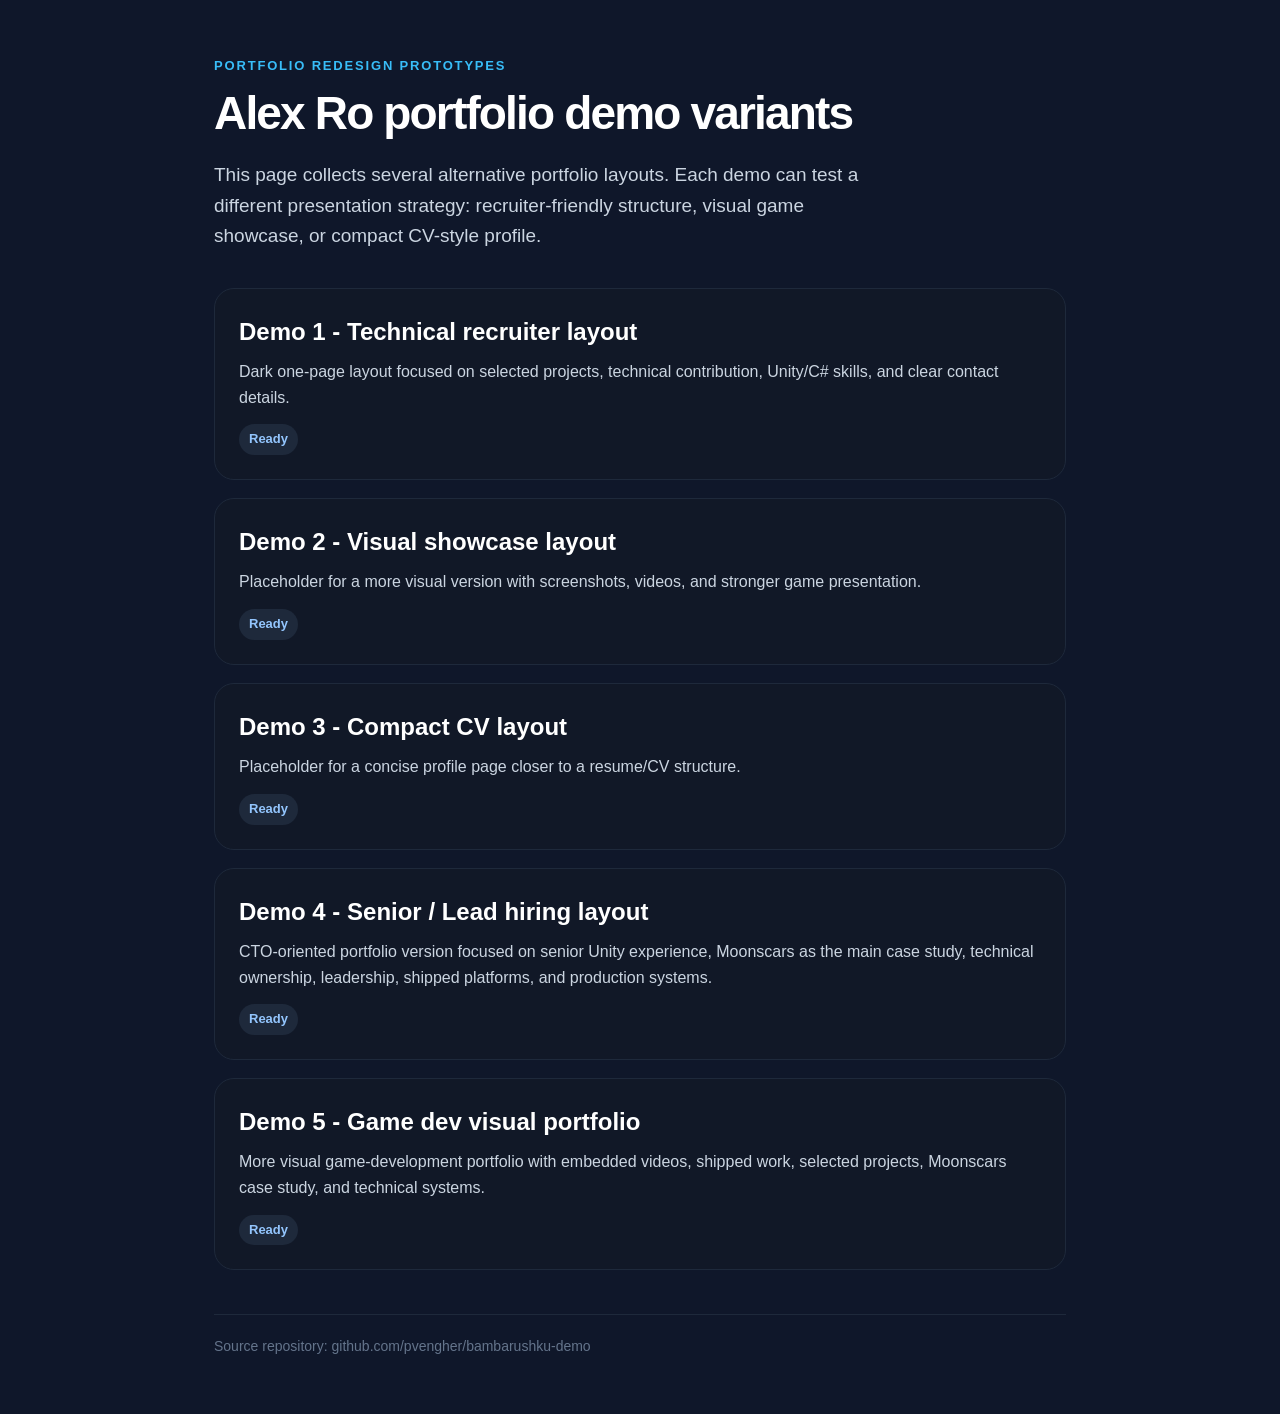
<file: index.html>
<!doctype html>
<html lang="en">
<head>
  <meta charset="utf-8">
  <title>Bambarushku Portfolio Demos</title>
  <meta name="viewport" content="width=device-width, initial-scale=1">

  <style>
    * {
      box-sizing: border-box;
    }

    body {
      margin: 0;
      font-family: Arial, Helvetica, sans-serif;
      background: #0f172a;
      color: #e5e7eb;
      line-height: 1.6;
    }

    .page {
      max-width: 900px;
      margin: 0 auto;
      padding: 56px 24px;
    }

    .eyebrow {
      margin: 0 0 12px;
      color: #38bdf8;
      font-size: 13px;
      font-weight: 700;
      letter-spacing: 0.14em;
      text-transform: uppercase;
    }

    h1 {
      margin: 0;
      color: #ffffff;
      font-size: 46px;
      line-height: 1.08;
      letter-spacing: -0.04em;
    }

    .lead {
      max-width: 680px;
      margin: 22px 0 36px;
      color: #cbd5e1;
      font-size: 19px;
    }

    .demo-list {
      display: grid;
      gap: 18px;
    }

    .demo-card {
      display: block;
      padding: 24px;
      border: 1px solid #1e293b;
      border-radius: 20px;
      background: #111827;
      color: inherit;
      text-decoration: none;
    }

    .demo-card:hover {
      border-color: #38bdf8;
    }

    .demo-card h2 {
      margin: 0 0 8px;
      color: #ffffff;
      font-size: 24px;
    }

    .demo-card p {
      margin: 0;
      color: #cbd5e1;
    }

    .status {
      display: inline-block;
      margin-top: 14px;
      padding: 5px 10px;
      border-radius: 999px;
      background: #1e293b;
      color: #93c5fd;
      font-size: 13px;
      font-weight: 700;
    }

    footer {
      margin-top: 44px;
      padding-top: 20px;
      border-top: 1px solid #1e293b;
      color: #64748b;
      font-size: 14px;
    }
  </style>
</head>

<body>
  <main class="page">
    <p class="eyebrow">Portfolio redesign prototypes</p>

    <h1>Alex Ro portfolio demo variants</h1>

    <p class="lead">
      This page collects several alternative portfolio layouts. Each demo can test a different
      presentation strategy: recruiter-friendly structure, visual game showcase, or compact CV-style profile.
    </p>

    <div class="demo-list">
      <a class="demo-card" href="demo1/">
        <h2>Demo 1 - Technical recruiter layout</h2>
        <p>
          Dark one-page layout focused on selected projects, technical contribution,
          Unity/C# skills, and clear contact details.
        </p>
        <span class="status">Ready</span>
      </a>

      <a class="demo-card" href="demo2/">
        <h2>Demo 2 - Visual showcase layout</h2>
        <p>
          Placeholder for a more visual version with screenshots, videos, and stronger game presentation.
        </p>
        <span class="status">Ready</span>
      </a>

      <a class="demo-card" href="demo3/">
        <h2>Demo 3 - Compact CV layout</h2>
        <p>
          Placeholder for a concise profile page closer to a resume/CV structure.
        </p>
        <span class="status">Ready</span>
      </a>

      <a class="demo-card" href="demo4/">
        <h2>Demo 4 - Senior / Lead hiring layout</h2>
        <p>
          CTO-oriented portfolio version focused on senior Unity experience,
          Moonscars as the main case study, technical ownership, leadership,
          shipped platforms, and production systems.
        </p>
        <span class="status">Ready</span>
      </a>

      <a class="demo-card" href="demo5/">
        <h2>Demo 5 - Game dev visual portfolio</h2>
        <p>
          More visual game-development portfolio with embedded videos, shipped work,
          selected projects, Moonscars case study, and technical systems.
        </p>
        <span class="status">Ready</span>
      </a>
    </div>

    <footer>
      Source repository: github.com/pvengher/bambarushku-demo
    </footer>
  </main>
</body>
</html>
</file>
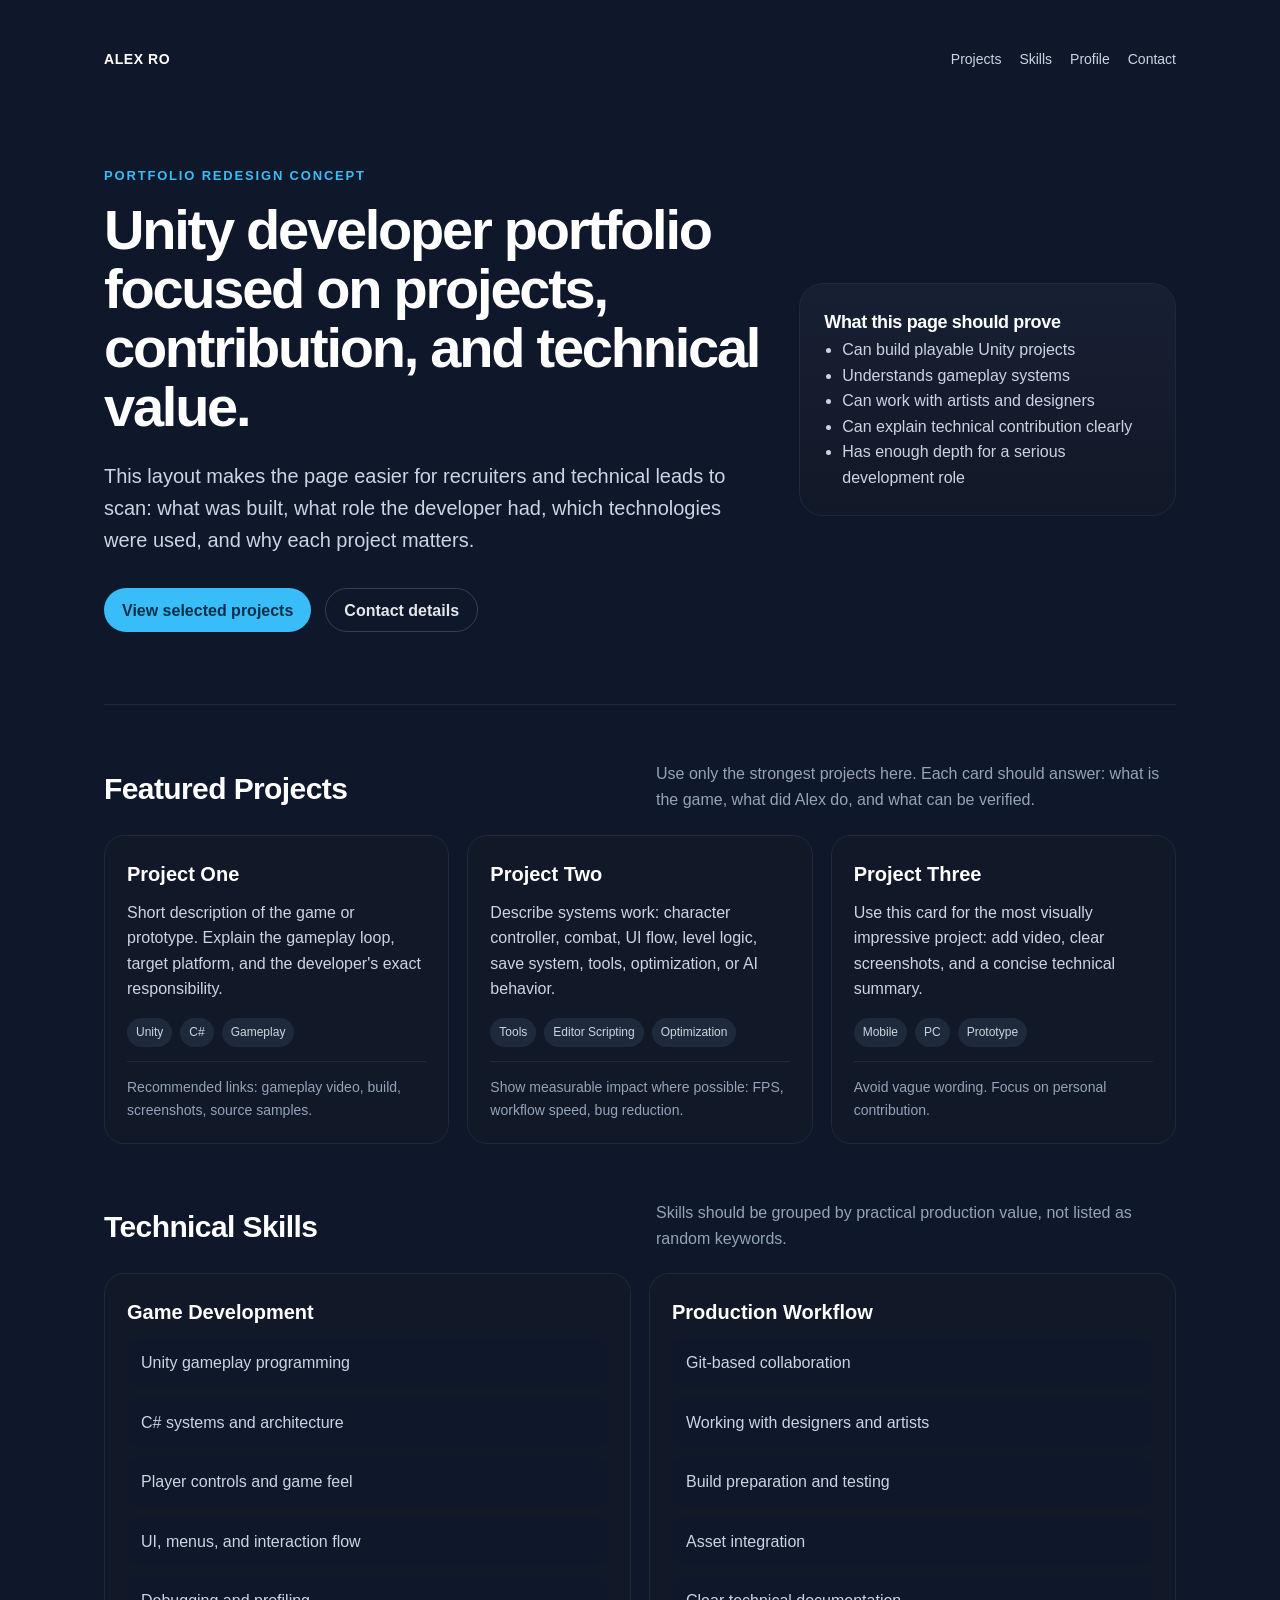
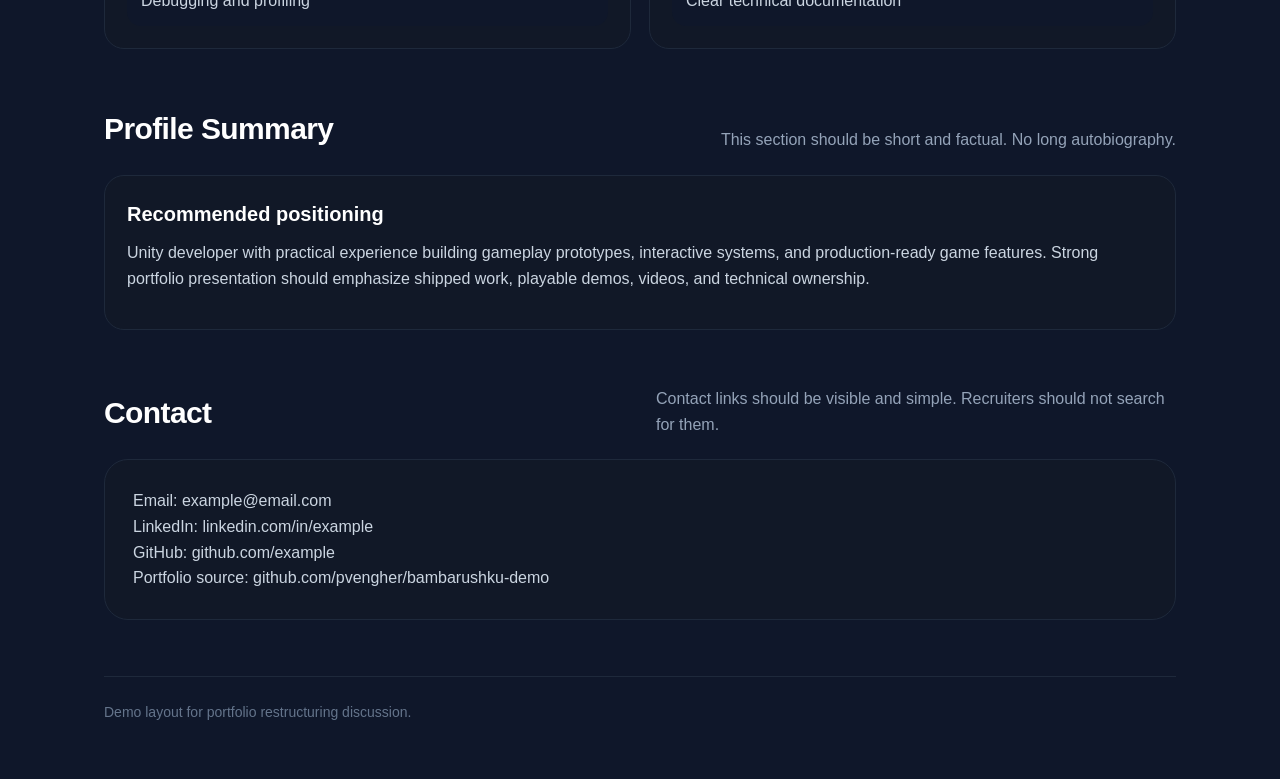
<file: demo1/index.html>
<!doctype html>
<html lang="en">
<head>
  <meta charset="utf-8">
  <title>Alex Ro - Game Developer Portfolio Demo</title>
  <meta name="viewport" content="width=device-width, initial-scale=1">

  <style>
    * {
      box-sizing: border-box;
    }

    html {
      scroll-behavior: smooth;
    }

    body {
      margin: 0;
      font-family: Arial, Helvetica, sans-serif;
      background: #0f172a;
      color: #e5e7eb;
      line-height: 1.6;
    }

    a {
      color: inherit;
    }

    .page {
      max-width: 1120px;
      margin: 0 auto;
      padding: 32px 24px 56px;
    }

    .topbar {
      display: flex;
      justify-content: space-between;
      align-items: center;
      gap: 24px;
      padding: 16px 0 32px;
      color: #cbd5e1;
      font-size: 14px;
    }

    .brand {
      font-weight: 700;
      letter-spacing: 0.04em;
      color: #ffffff;
    }

    .nav {
      display: flex;
      gap: 18px;
      flex-wrap: wrap;
    }

    .nav a {
      text-decoration: none;
      color: #cbd5e1;
    }

    .nav a:hover {
      color: #38bdf8;
    }

    .hero {
      display: grid;
      grid-template-columns: 1.4fr 0.8fr;
      gap: 36px;
      align-items: center;
      padding: 64px 0 72px;
      border-bottom: 1px solid #1e293b;
    }

    .eyebrow {
      margin: 0 0 14px;
      color: #38bdf8;
      font-size: 13px;
      font-weight: 700;
      letter-spacing: 0.14em;
      text-transform: uppercase;
    }

    h1 {
      margin: 0;
      max-width: 780px;
      color: #ffffff;
      font-size: 56px;
      line-height: 1.05;
      letter-spacing: -0.04em;
    }

    .lead {
      max-width: 720px;
      margin: 24px 0 0;
      color: #cbd5e1;
      font-size: 20px;
    }

    .actions {
      display: flex;
      gap: 14px;
      flex-wrap: wrap;
      margin-top: 32px;
    }

    .button {
      display: inline-flex;
      align-items: center;
      justify-content: center;
      min-height: 44px;
      padding: 0 18px;
      border-radius: 999px;
      background: #38bdf8;
      color: #082f49;
      font-weight: 700;
      text-decoration: none;
    }

    .button.secondary {
      background: transparent;
      color: #e5e7eb;
      border: 1px solid #334155;
    }

    .hero-card {
      padding: 24px;
      border: 1px solid #1e293b;
      border-radius: 24px;
      background: linear-gradient(180deg, #172033, #111827);
    }

    .hero-card h2 {
      margin-top: 0;
      font-size: 18px;
      color: #ffffff;
    }

    .quick-list {
      margin: 0;
      padding-left: 18px;
      color: #cbd5e1;
    }

    section {
      padding: 56px 0 0;
    }

    .section-header {
      display: flex;
      justify-content: space-between;
      gap: 24px;
      align-items: end;
      margin-bottom: 22px;
    }

    h2 {
      margin: 0;
      color: #ffffff;
      font-size: 30px;
      letter-spacing: -0.02em;
    }

    .section-note {
      max-width: 520px;
      margin: 0;
      color: #94a3b8;
    }

    .grid {
      display: grid;
      grid-template-columns: repeat(3, minmax(0, 1fr));
      gap: 18px;
    }

    .card {
      padding: 22px;
      border: 1px solid #1e293b;
      border-radius: 20px;
      background: #111827;
    }

    .card h3 {
      margin: 0 0 10px;
      color: #ffffff;
      font-size: 20px;
    }

    .card p {
      margin: 0 0 16px;
      color: #cbd5e1;
    }

    .tags {
      display: flex;
      gap: 8px;
      flex-wrap: wrap;
    }

    .tag {
      padding: 5px 9px;
      border-radius: 999px;
      background: #1e293b;
      color: #cbd5e1;
      font-size: 12px;
    }

    .project-meta {
      margin-top: 14px;
      padding-top: 14px;
      border-top: 1px solid #1e293b;
      color: #94a3b8;
      font-size: 14px;
    }

    .two-columns {
      display: grid;
      grid-template-columns: 1fr 1fr;
      gap: 18px;
    }

    .skill-list {
      display: grid;
      gap: 10px;
      margin: 0;
      padding: 0;
      list-style: none;
    }

    .skill-list li {
      padding: 12px 14px;
      border-radius: 14px;
      background: #0f172a;
      color: #cbd5e1;
    }

    .contact {
      padding: 28px;
      border: 1px solid #1e293b;
      border-radius: 24px;
      background: #111827;
    }

    .contact p {
      margin: 0;
      color: #cbd5e1;
    }

    footer {
      margin-top: 56px;
      padding-top: 24px;
      border-top: 1px solid #1e293b;
      color: #64748b;
      font-size: 14px;
    }

    @media (max-width: 860px) {
      .hero,
      .two-columns {
        grid-template-columns: 1fr;
      }

      .grid {
        grid-template-columns: 1fr;
      }

      h1 {
        font-size: 40px;
      }

      .section-header {
        display: block;
      }

      .section-note {
        margin-top: 10px;
      }
    }
  </style>
</head>

<body>
  <div class="page">
    <header class="topbar">
      <div class="brand">ALEX RO</div>

      <nav class="nav">
        <a href="#projects">Projects</a>
        <a href="#skills">Skills</a>
        <a href="#profile">Profile</a>
        <a href="#contact">Contact</a>
      </nav>
    </header>

    <main>
      <section class="hero">
        <div>
          <p class="eyebrow">Portfolio redesign concept</p>
          <h1>Unity developer portfolio focused on projects, contribution, and technical value.</h1>

          <p class="lead">
            This layout makes the page easier for recruiters and technical leads to scan:
            what was built, what role the developer had, which technologies were used,
            and why each project matters.
          </p>

          <div class="actions">
            <a class="button" href="#projects">View selected projects</a>
            <a class="button secondary" href="#contact">Contact details</a>
          </div>
        </div>

        <aside class="hero-card">
          <h2>What this page should prove</h2>
          <ul class="quick-list">
            <li>Can build playable Unity projects</li>
            <li>Understands gameplay systems</li>
            <li>Can work with artists and designers</li>
            <li>Can explain technical contribution clearly</li>
            <li>Has enough depth for a serious development role</li>
          </ul>
        </aside>
      </section>

      <section id="projects">
        <div class="section-header">
          <h2>Featured Projects</h2>
          <p class="section-note">
            Use only the strongest projects here. Each card should answer:
            what is the game, what did Alex do, and what can be verified.
          </p>
        </div>

        <div class="grid">
          <article class="card">
            <h3>Project One</h3>
            <p>
              Short description of the game or prototype. Explain the gameplay loop,
              target platform, and the developer's exact responsibility.
            </p>

            <div class="tags">
              <span class="tag">Unity</span>
              <span class="tag">C#</span>
              <span class="tag">Gameplay</span>
            </div>

            <div class="project-meta">
              Recommended links: gameplay video, build, screenshots, source samples.
            </div>
          </article>

          <article class="card">
            <h3>Project Two</h3>
            <p>
              Describe systems work: character controller, combat, UI flow,
              level logic, save system, tools, optimization, or AI behavior.
            </p>

            <div class="tags">
              <span class="tag">Tools</span>
              <span class="tag">Editor Scripting</span>
              <span class="tag">Optimization</span>
            </div>

            <div class="project-meta">
              Show measurable impact where possible: FPS, workflow speed, bug reduction.
            </div>
          </article>

          <article class="card">
            <h3>Project Three</h3>
            <p>
              Use this card for the most visually impressive project:
              add video, clear screenshots, and a concise technical summary.
            </p>

            <div class="tags">
              <span class="tag">Mobile</span>
              <span class="tag">PC</span>
              <span class="tag">Prototype</span>
            </div>

            <div class="project-meta">
              Avoid vague wording. Focus on personal contribution.
            </div>
          </article>
        </div>
      </section>

      <section id="skills">
        <div class="section-header">
          <h2>Technical Skills</h2>
          <p class="section-note">
            Skills should be grouped by practical production value, not listed as random keywords.
          </p>
        </div>

        <div class="two-columns">
          <div class="card">
            <h3>Game Development</h3>
            <ul class="skill-list">
              <li>Unity gameplay programming</li>
              <li>C# systems and architecture</li>
              <li>Player controls and game feel</li>
              <li>UI, menus, and interaction flow</li>
              <li>Debugging and profiling</li>
            </ul>
          </div>

          <div class="card">
            <h3>Production Workflow</h3>
            <ul class="skill-list">
              <li>Git-based collaboration</li>
              <li>Working with designers and artists</li>
              <li>Build preparation and testing</li>
              <li>Asset integration</li>
              <li>Clear technical documentation</li>
            </ul>
          </div>
        </div>
      </section>

      <section id="profile">
        <div class="section-header">
          <h2>Profile Summary</h2>
          <p class="section-note">
            This section should be short and factual. No long autobiography.
          </p>
        </div>

        <div class="card">
          <h3>Recommended positioning</h3>
          <p>
            Unity developer with practical experience building gameplay prototypes,
            interactive systems, and production-ready game features. Strong portfolio
            presentation should emphasize shipped work, playable demos, videos,
            and technical ownership.
          </p>
        </div>
      </section>

      <section id="contact">
        <div class="section-header">
          <h2>Contact</h2>
          <p class="section-note">
            Contact links should be visible and simple. Recruiters should not search for them.
          </p>
        </div>

        <div class="contact">
          <p>
            Email: example@email.com<br>
            LinkedIn: linkedin.com/in/example<br>
            GitHub: github.com/example<br>
            Portfolio source: github.com/pvengher/bambarushku-demo
          </p>
        </div>
      </section>
    </main>

    <footer>
      Demo layout for portfolio restructuring discussion.
    </footer>
  </div>
</body>
</html>
</file>
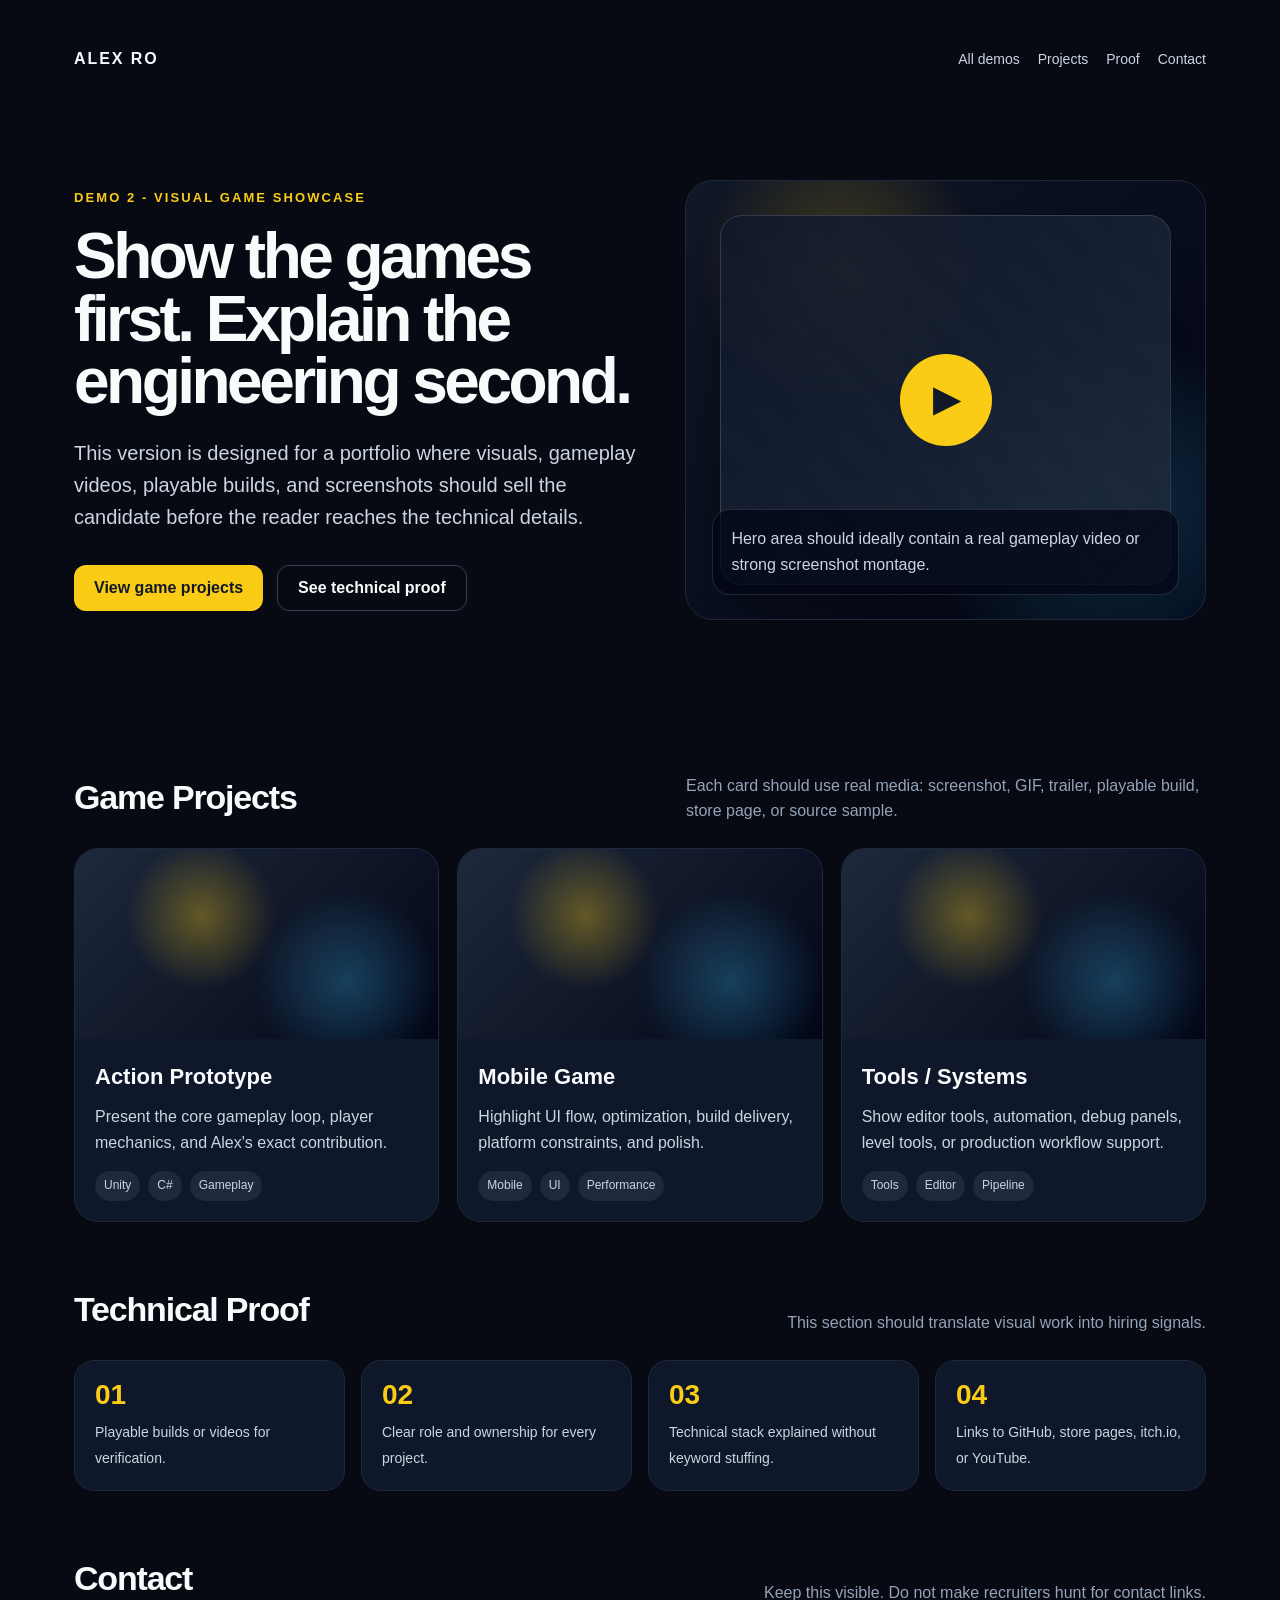
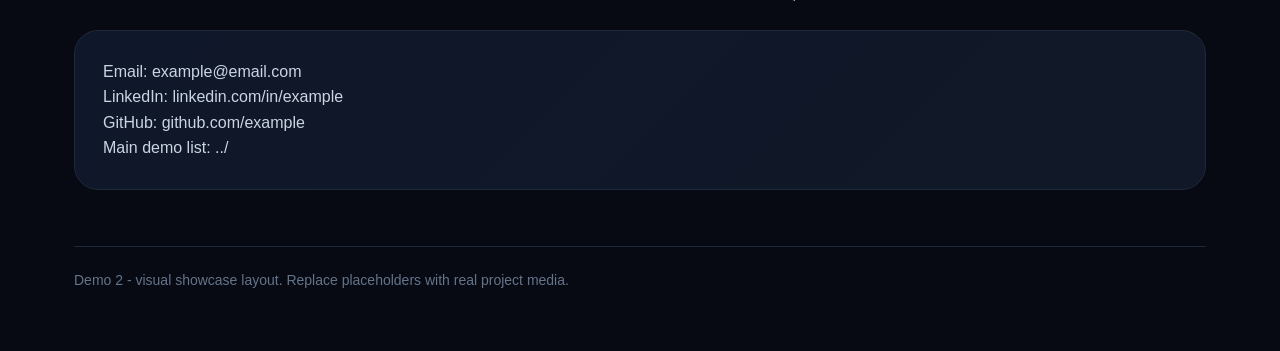
<file: demo2/index.html>
<!doctype html>
<html lang="en">
<head>
  <meta charset="utf-8">
  <title>Demo 2 - Visual Game Showcase</title>
  <meta name="viewport" content="width=device-width, initial-scale=1">

  <style>
    * {
      box-sizing: border-box;
    }

    html {
      scroll-behavior: smooth;
    }

    body {
      margin: 0;
      font-family: Arial, Helvetica, sans-serif;
      background: #070a12;
      color: #f8fafc;
      line-height: 1.6;
    }

    a {
      color: inherit;
    }

    .page {
      max-width: 1180px;
      margin: 0 auto;
      padding: 28px 24px 60px;
    }

    .topbar {
      display: flex;
      justify-content: space-between;
      align-items: center;
      gap: 24px;
      padding: 18px 0;
    }

    .brand {
      font-weight: 800;
      letter-spacing: 0.12em;
      text-transform: uppercase;
    }

    .nav {
      display: flex;
      gap: 18px;
      flex-wrap: wrap;
      color: #cbd5e1;
      font-size: 14px;
    }

    .nav a {
      text-decoration: none;
    }

    .nav a:hover {
      color: #facc15;
    }

    .hero {
      min-height: 620px;
      display: grid;
      grid-template-columns: 1.05fr 0.95fr;
      gap: 36px;
      align-items: center;
      padding: 72px 0;
    }

    .eyebrow {
      color: #facc15;
      font-size: 13px;
      font-weight: 800;
      letter-spacing: 0.16em;
      text-transform: uppercase;
    }

    h1 {
      margin: 16px 0 0;
      max-width: 760px;
      font-size: 64px;
      line-height: 0.98;
      letter-spacing: -0.055em;
    }

    .lead {
      max-width: 680px;
      margin: 24px 0 0;
      color: #cbd5e1;
      font-size: 20px;
    }

    .actions {
      display: flex;
      gap: 14px;
      flex-wrap: wrap;
      margin-top: 32px;
    }

    .button {
      display: inline-flex;
      align-items: center;
      justify-content: center;
      min-height: 46px;
      padding: 0 20px;
      border-radius: 12px;
      background: #facc15;
      color: #111827;
      font-weight: 800;
      text-decoration: none;
    }

    .button.secondary {
      background: transparent;
      color: #f8fafc;
      border: 1px solid #334155;
    }

    .showcase-panel {
      position: relative;
      min-height: 440px;
      border: 1px solid #1e293b;
      border-radius: 28px;
      overflow: hidden;
      background:
        radial-gradient(circle at 30% 20%, rgba(250, 204, 21, 0.25), transparent 28%),
        radial-gradient(circle at 80% 75%, rgba(56, 189, 248, 0.28), transparent 34%),
        linear-gradient(135deg, #111827, #020617);
    }

    .fake-screenshot {
      position: absolute;
      inset: 34px;
      border: 1px solid rgba(255,255,255,0.12);
      border-radius: 22px;
      background:
        linear-gradient(135deg, rgba(15,23,42,0.85), rgba(30,41,59,0.95)),
        repeating-linear-gradient(45deg, transparent 0 20px, rgba(255,255,255,0.03) 20px 40px);
      box-shadow: 0 30px 80px rgba(0,0,0,0.38);
    }

    .play-button {
      position: absolute;
      left: 50%;
      top: 50%;
      transform: translate(-50%, -50%);
      width: 92px;
      height: 92px;
      border-radius: 999px;
      display: grid;
      place-items: center;
      background: #facc15;
      color: #111827;
      font-size: 34px;
      font-weight: 900;
    }

    .caption {
      position: absolute;
      left: 26px;
      right: 26px;
      bottom: 24px;
      padding: 16px 18px;
      border: 1px solid rgba(255,255,255,0.12);
      border-radius: 18px;
      background: rgba(2,6,23,0.72);
      color: #cbd5e1;
    }

    section {
      padding: 60px 0 0;
    }

    .section-header {
      display: flex;
      justify-content: space-between;
      gap: 28px;
      align-items: end;
      margin-bottom: 24px;
    }

    h2 {
      margin: 0;
      font-size: 34px;
      letter-spacing: -0.035em;
    }

    .section-note {
      max-width: 520px;
      margin: 0;
      color: #94a3b8;
    }

    .project-grid {
      display: grid;
      grid-template-columns: repeat(3, minmax(0, 1fr));
      gap: 18px;
    }

    .project {
      overflow: hidden;
      border: 1px solid #1e293b;
      border-radius: 24px;
      background: #0f172a;
    }

    .thumb {
      min-height: 190px;
      background:
        radial-gradient(circle at 35% 35%, rgba(250, 204, 21, 0.34), transparent 28%),
        radial-gradient(circle at 75% 70%, rgba(56, 189, 248, 0.28), transparent 30%),
        linear-gradient(135deg, #1e293b, #020617);
    }

    .project-body {
      padding: 20px;
    }

    .project h3 {
      margin: 0 0 10px;
      font-size: 22px;
    }

    .project p {
      margin: 0 0 16px;
      color: #cbd5e1;
    }

    .tags {
      display: flex;
      flex-wrap: wrap;
      gap: 8px;
    }

    .tag {
      padding: 5px 9px;
      border-radius: 999px;
      background: #1e293b;
      color: #cbd5e1;
      font-size: 12px;
    }

    .proof-grid {
      display: grid;
      grid-template-columns: repeat(4, minmax(0, 1fr));
      gap: 16px;
    }

    .proof {
      padding: 20px;
      border: 1px solid #1e293b;
      border-radius: 20px;
      background: #0f172a;
    }

    .proof strong {
      display: block;
      color: #facc15;
      font-size: 28px;
      line-height: 1;
      margin-bottom: 10px;
    }

    .proof span {
      color: #cbd5e1;
      font-size: 14px;
    }

    .contact {
      padding: 28px;
      border: 1px solid #1e293b;
      border-radius: 24px;
      background: linear-gradient(135deg, #0f172a, #111827);
    }

    .contact p {
      margin: 0;
      color: #cbd5e1;
    }

    footer {
      margin-top: 56px;
      padding-top: 22px;
      border-top: 1px solid #1e293b;
      color: #64748b;
      font-size: 14px;
    }

    @media (max-width: 900px) {
      .hero {
        grid-template-columns: 1fr;
        min-height: auto;
      }

      h1 {
        font-size: 44px;
      }

      .project-grid,
      .proof-grid {
        grid-template-columns: 1fr;
      }

      .section-header {
        display: block;
      }

      .section-note {
        margin-top: 10px;
      }
    }
  </style>
</head>

<body>
  <div class="page">
    <header class="topbar">
      <div class="brand">Alex Ro</div>

      <nav class="nav">
        <a href="../">All demos</a>
        <a href="#projects">Projects</a>
        <a href="#proof">Proof</a>
        <a href="#contact">Contact</a>
      </nav>
    </header>

    <main>
      <section class="hero">
        <div>
          <div class="eyebrow">Demo 2 - Visual game showcase</div>

          <h1>Show the games first. Explain the engineering second.</h1>

          <p class="lead">
            This version is designed for a portfolio where visuals, gameplay videos,
            playable builds, and screenshots should sell the candidate before the reader
            reaches the technical details.
          </p>

          <div class="actions">
            <a class="button" href="#projects">View game projects</a>
            <a class="button secondary" href="#proof">See technical proof</a>
          </div>
        </div>

        <div class="showcase-panel">
          <div class="fake-screenshot"></div>
          <div class="play-button">▶</div>
          <div class="caption">
            Hero area should ideally contain a real gameplay video or strong screenshot montage.
          </div>
        </div>
      </section>

      <section id="projects">
        <div class="section-header">
          <h2>Game Projects</h2>
          <p class="section-note">
            Each card should use real media: screenshot, GIF, trailer, playable build,
            store page, or source sample.
          </p>
        </div>

        <div class="project-grid">
          <article class="project">
            <div class="thumb"></div>
            <div class="project-body">
              <h3>Action Prototype</h3>
              <p>
                Present the core gameplay loop, player mechanics, and Alex's exact contribution.
              </p>
              <div class="tags">
                <span class="tag">Unity</span>
                <span class="tag">C#</span>
                <span class="tag">Gameplay</span>
              </div>
            </div>
          </article>

          <article class="project">
            <div class="thumb"></div>
            <div class="project-body">
              <h3>Mobile Game</h3>
              <p>
                Highlight UI flow, optimization, build delivery, platform constraints, and polish.
              </p>
              <div class="tags">
                <span class="tag">Mobile</span>
                <span class="tag">UI</span>
                <span class="tag">Performance</span>
              </div>
            </div>
          </article>

          <article class="project">
            <div class="thumb"></div>
            <div class="project-body">
              <h3>Tools / Systems</h3>
              <p>
                Show editor tools, automation, debug panels, level tools, or production workflow support.
              </p>
              <div class="tags">
                <span class="tag">Tools</span>
                <span class="tag">Editor</span>
                <span class="tag">Pipeline</span>
              </div>
            </div>
          </article>
        </div>
      </section>

      <section id="proof">
        <div class="section-header">
          <h2>Technical Proof</h2>
          <p class="section-note">
            This section should translate visual work into hiring signals.
          </p>
        </div>

        <div class="proof-grid">
          <div class="proof">
            <strong>01</strong>
            <span>Playable builds or videos for verification.</span>
          </div>

          <div class="proof">
            <strong>02</strong>
            <span>Clear role and ownership for every project.</span>
          </div>

          <div class="proof">
            <strong>03</strong>
            <span>Technical stack explained without keyword stuffing.</span>
          </div>

          <div class="proof">
            <strong>04</strong>
            <span>Links to GitHub, store pages, itch.io, or YouTube.</span>
          </div>
        </div>
      </section>

      <section id="contact">
        <div class="section-header">
          <h2>Contact</h2>
          <p class="section-note">
            Keep this visible. Do not make recruiters hunt for contact links.
          </p>
        </div>

        <div class="contact">
          <p>
            Email: example@email.com<br>
            LinkedIn: linkedin.com/in/example<br>
            GitHub: github.com/example<br>
            Main demo list: ../
          </p>
        </div>
      </section>
    </main>

    <footer>
      Demo 2 - visual showcase layout. Replace placeholders with real project media.
    </footer>
  </div>
</body>
</html>
</file>
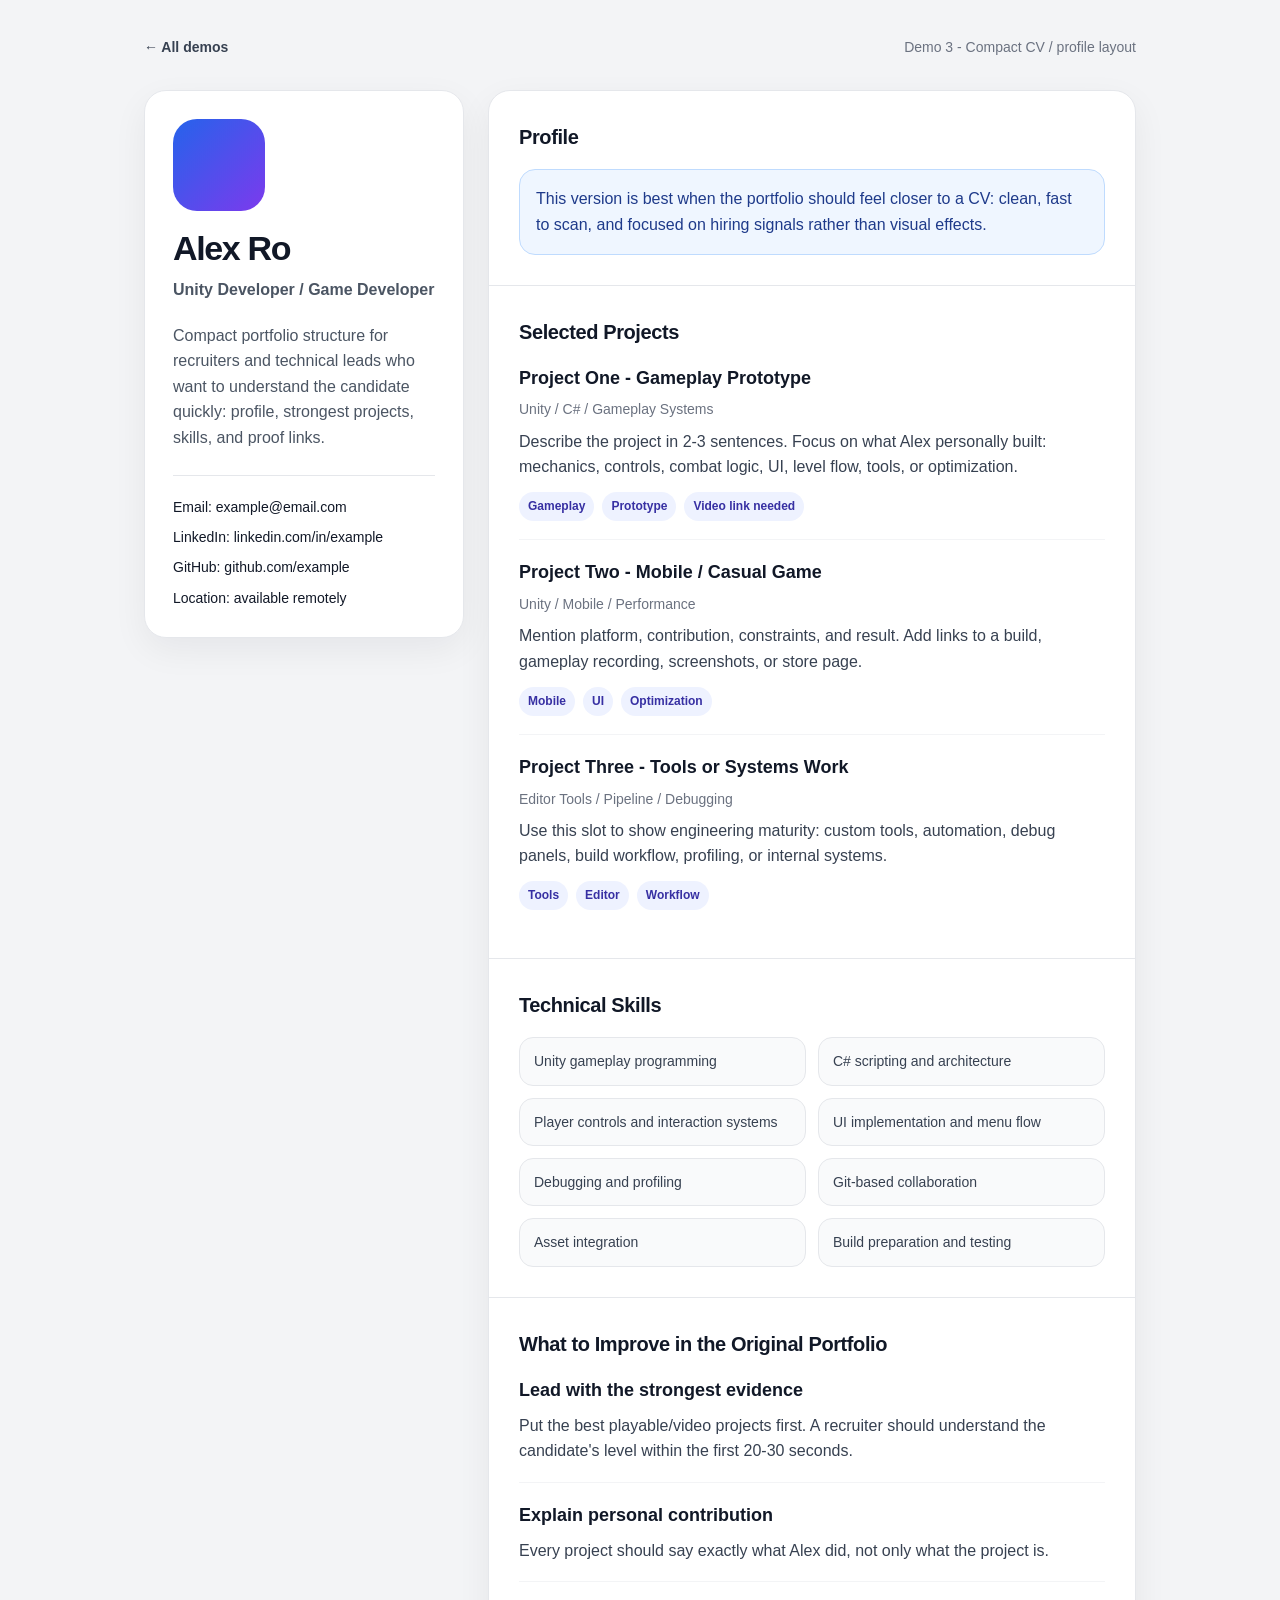
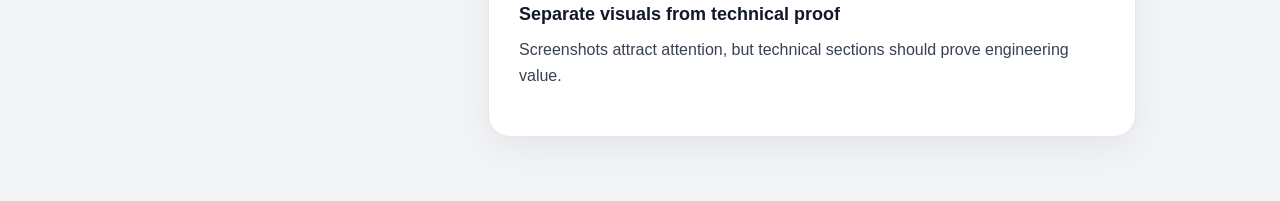
<file: demo3/index.html>
<!doctype html>
<html lang="en">
<head>
  <meta charset="utf-8">
  <title>Demo 3 - Compact CV Profile</title>
  <meta name="viewport" content="width=device-width, initial-scale=1">

  <style>
    * {
      box-sizing: border-box;
    }

    body {
      margin: 0;
      font-family: Arial, Helvetica, sans-serif;
      background: #f3f4f6;
      color: #111827;
      line-height: 1.6;
    }

    a {
      color: #2563eb;
      text-decoration: none;
    }

    a:hover {
      text-decoration: underline;
    }

    .page {
      max-width: 1040px;
      margin: 0 auto;
      padding: 36px 24px 64px;
    }

    .topbar {
      display: flex;
      justify-content: space-between;
      gap: 24px;
      align-items: center;
      margin-bottom: 32px;
      font-size: 14px;
      color: #6b7280;
    }

    .topbar a {
      color: #374151;
      font-weight: 700;
    }

    .shell {
      display: grid;
      grid-template-columns: 320px 1fr;
      gap: 24px;
    }

    .sidebar,
    .content {
      background: #ffffff;
      border: 1px solid #e5e7eb;
      border-radius: 22px;
      box-shadow: 0 12px 35px rgba(15, 23, 42, 0.06);
    }

    .sidebar {
      padding: 28px;
      align-self: start;
      position: sticky;
      top: 24px;
    }

    .avatar {
      width: 92px;
      height: 92px;
      border-radius: 24px;
      background: linear-gradient(135deg, #2563eb, #7c3aed);
      margin-bottom: 20px;
    }

    h1 {
      margin: 0;
      font-size: 34px;
      line-height: 1.05;
      letter-spacing: -0.04em;
    }

    .role {
      margin: 10px 0 20px;
      color: #4b5563;
      font-weight: 700;
    }

    .summary {
      margin: 0;
      color: #4b5563;
    }

    .contact-list {
      display: grid;
      gap: 8px;
      margin-top: 24px;
      padding-top: 20px;
      border-top: 1px solid #e5e7eb;
      font-size: 14px;
    }

    .section {
      padding: 30px;
      border-bottom: 1px solid #e5e7eb;
    }

    .section:last-child {
      border-bottom: 0;
    }

    h2 {
      margin: 0 0 16px;
      font-size: 20px;
      letter-spacing: -0.02em;
    }

    h3 {
      margin: 0 0 6px;
      font-size: 18px;
    }

    .muted {
      color: #6b7280;
      font-size: 14px;
    }

    .item {
      padding: 18px 0;
      border-top: 1px solid #f3f4f6;
    }

    .item:first-of-type {
      border-top: 0;
      padding-top: 0;
    }

    .item p {
      margin: 8px 0 0;
      color: #374151;
    }

    .tags {
      display: flex;
      gap: 8px;
      flex-wrap: wrap;
      margin-top: 12px;
    }

    .tag {
      padding: 5px 9px;
      border-radius: 999px;
      background: #eef2ff;
      color: #3730a3;
      font-size: 12px;
      font-weight: 700;
    }

    .skills {
      display: grid;
      grid-template-columns: repeat(2, minmax(0, 1fr));
      gap: 12px;
      margin: 0;
      padding: 0;
      list-style: none;
    }

    .skills li {
      padding: 12px 14px;
      border-radius: 14px;
      background: #f9fafb;
      border: 1px solid #e5e7eb;
      color: #374151;
      font-size: 14px;
    }

    .note {
      margin: 0;
      padding: 16px;
      border-radius: 16px;
      background: #eff6ff;
      color: #1e3a8a;
      border: 1px solid #bfdbfe;
    }

    @media (max-width: 860px) {
      .shell {
        grid-template-columns: 1fr;
      }

      .sidebar {
        position: static;
      }

      .skills {
        grid-template-columns: 1fr;
      }
    }
  </style>
</head>

<body>
  <main class="page">
    <div class="topbar">
      <a href="../">← All demos</a>
      <span>Demo 3 - Compact CV / profile layout</span>
    </div>

    <div class="shell">
      <aside class="sidebar">
        <div class="avatar"></div>

        <h1>Alex Ro</h1>
        <div class="role">Unity Developer / Game Developer</div>

        <p class="summary">
          Compact portfolio structure for recruiters and technical leads who want
          to understand the candidate quickly: profile, strongest projects,
          skills, and proof links.
        </p>

        <div class="contact-list">
          <div>Email: example@email.com</div>
          <div>LinkedIn: linkedin.com/in/example</div>
          <div>GitHub: github.com/example</div>
          <div>Location: available remotely</div>
        </div>
      </aside>

      <section class="content">
        <div class="section">
          <h2>Profile</h2>
          <p class="note">
            This version is best when the portfolio should feel closer to a CV:
            clean, fast to scan, and focused on hiring signals rather than visual effects.
          </p>
        </div>

        <div class="section">
          <h2>Selected Projects</h2>

          <article class="item">
            <h3>Project One - Gameplay Prototype</h3>
            <div class="muted">Unity / C# / Gameplay Systems</div>
            <p>
              Describe the project in 2-3 sentences. Focus on what Alex personally built:
              mechanics, controls, combat logic, UI, level flow, tools, or optimization.
            </p>
            <div class="tags">
              <span class="tag">Gameplay</span>
              <span class="tag">Prototype</span>
              <span class="tag">Video link needed</span>
            </div>
          </article>

          <article class="item">
            <h3>Project Two - Mobile / Casual Game</h3>
            <div class="muted">Unity / Mobile / Performance</div>
            <p>
              Mention platform, contribution, constraints, and result. Add links to
              a build, gameplay recording, screenshots, or store page.
            </p>
            <div class="tags">
              <span class="tag">Mobile</span>
              <span class="tag">UI</span>
              <span class="tag">Optimization</span>
            </div>
          </article>

          <article class="item">
            <h3>Project Three - Tools or Systems Work</h3>
            <div class="muted">Editor Tools / Pipeline / Debugging</div>
            <p>
              Use this slot to show engineering maturity: custom tools, automation,
              debug panels, build workflow, profiling, or internal systems.
            </p>
            <div class="tags">
              <span class="tag">Tools</span>
              <span class="tag">Editor</span>
              <span class="tag">Workflow</span>
            </div>
          </article>
        </div>

        <div class="section">
          <h2>Technical Skills</h2>

          <ul class="skills">
            <li>Unity gameplay programming</li>
            <li>C# scripting and architecture</li>
            <li>Player controls and interaction systems</li>
            <li>UI implementation and menu flow</li>
            <li>Debugging and profiling</li>
            <li>Git-based collaboration</li>
            <li>Asset integration</li>
            <li>Build preparation and testing</li>
          </ul>
        </div>

        <div class="section">
          <h2>What to Improve in the Original Portfolio</h2>

          <article class="item">
            <h3>Lead with the strongest evidence</h3>
            <p>
              Put the best playable/video projects first. A recruiter should understand
              the candidate's level within the first 20-30 seconds.
            </p>
          </article>

          <article class="item">
            <h3>Explain personal contribution</h3>
            <p>
              Every project should say exactly what Alex did, not only what the project is.
            </p>
          </article>

          <article class="item">
            <h3>Separate visuals from technical proof</h3>
            <p>
              Screenshots attract attention, but technical sections should prove engineering value.
            </p>
          </article>
        </div>
      </section>
    </div>
  </main>
</body>
</html>
</file>
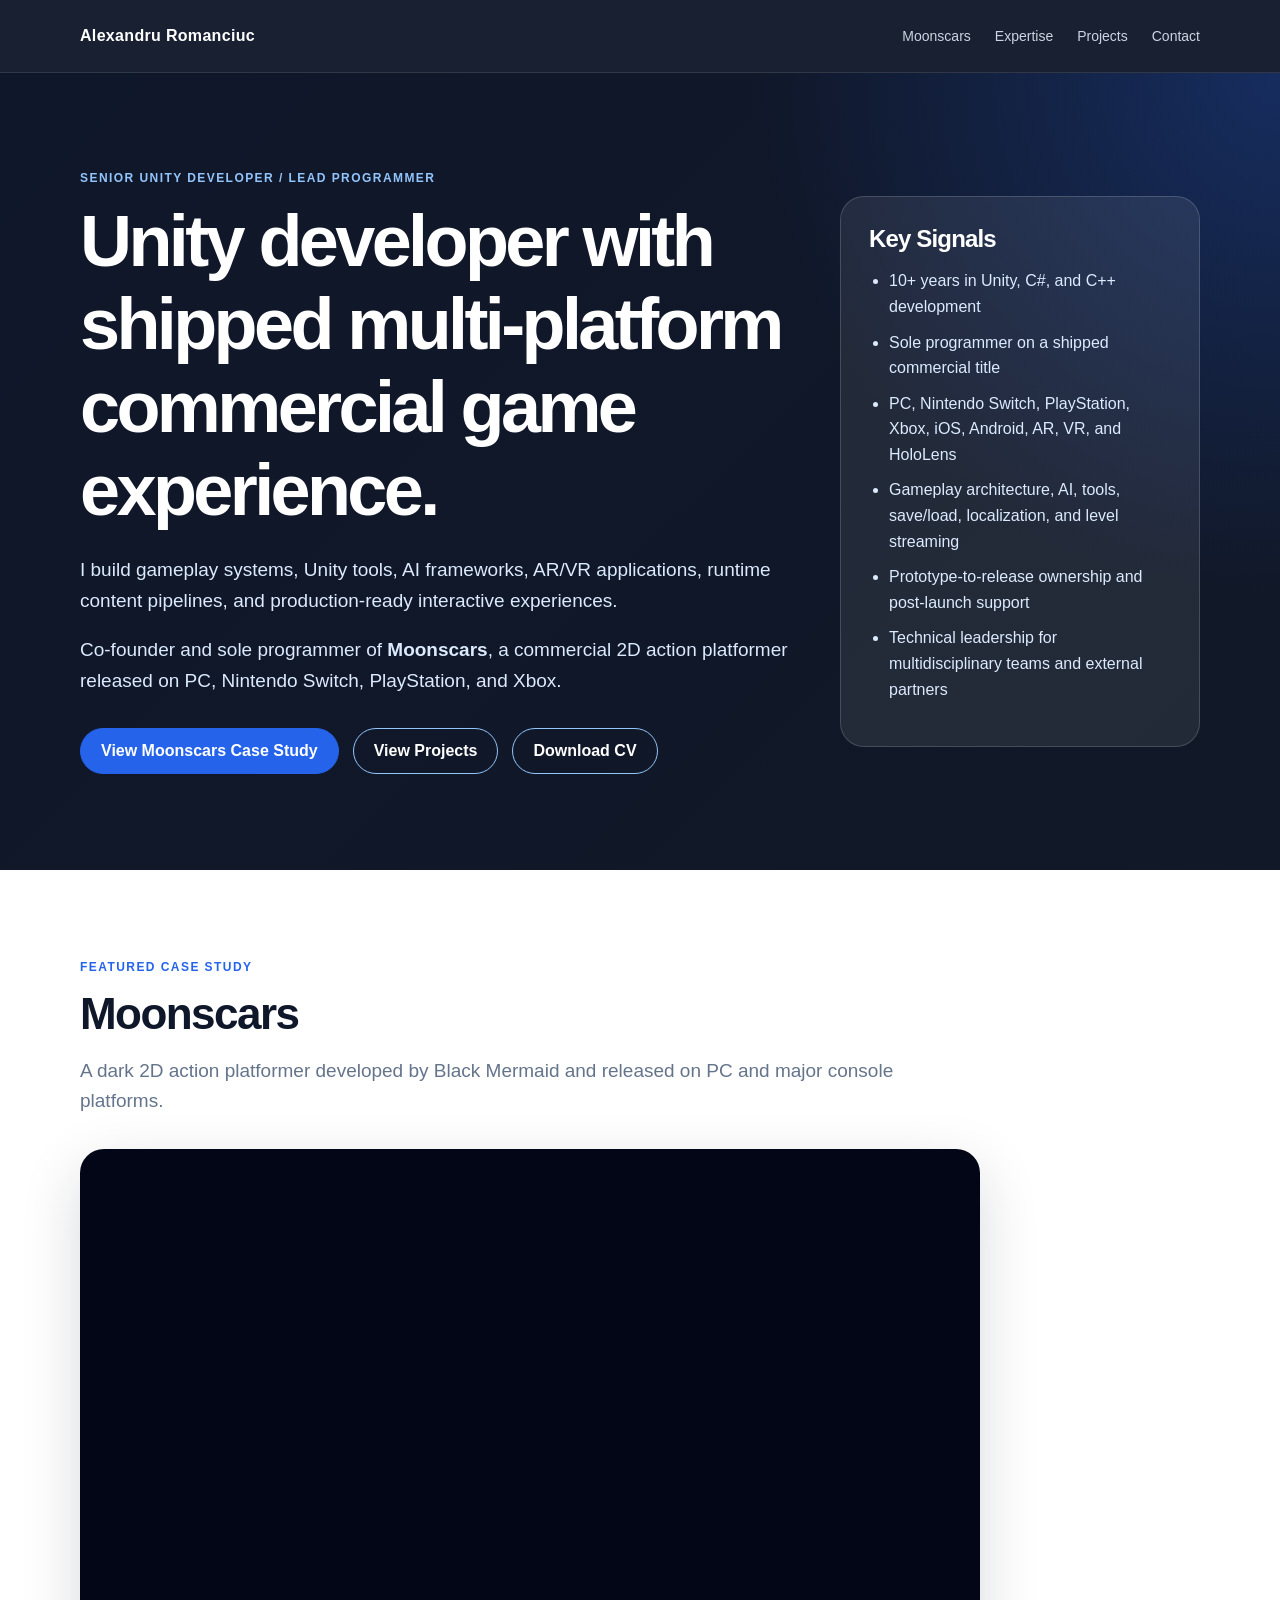
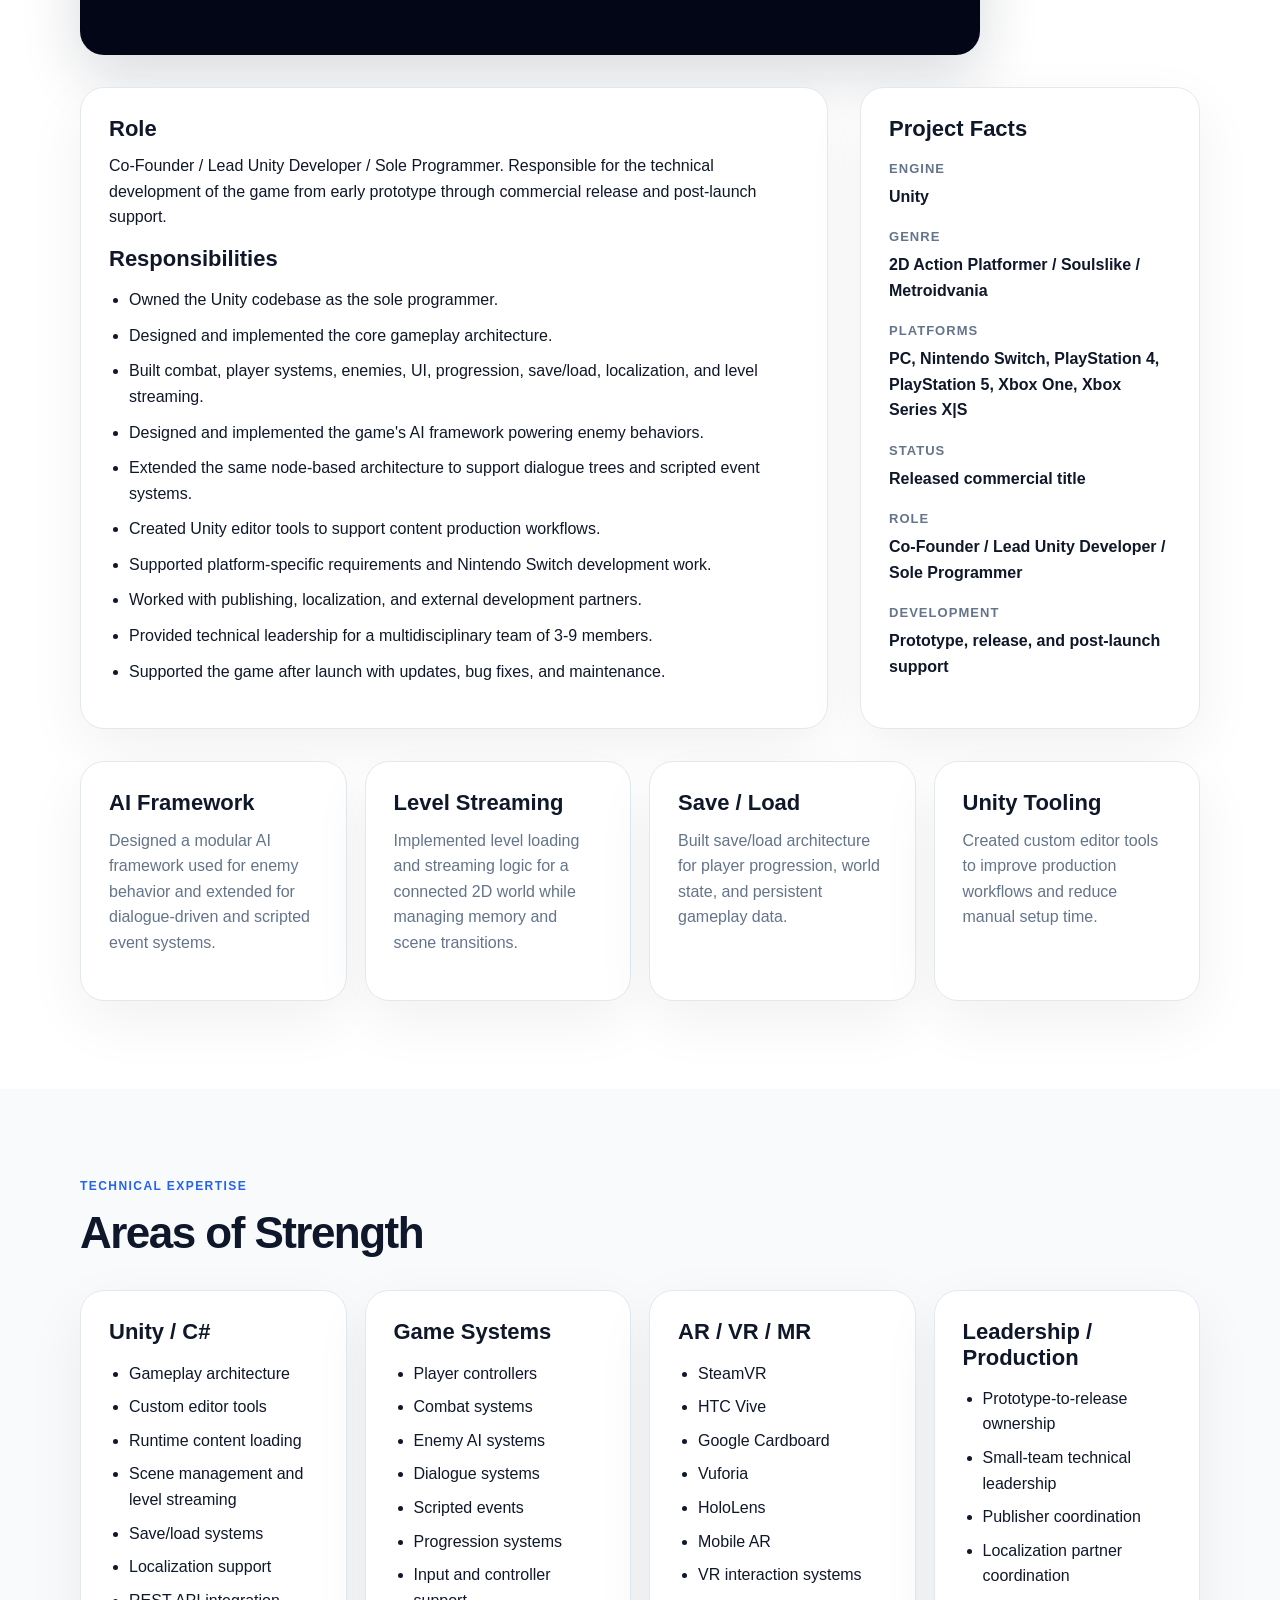
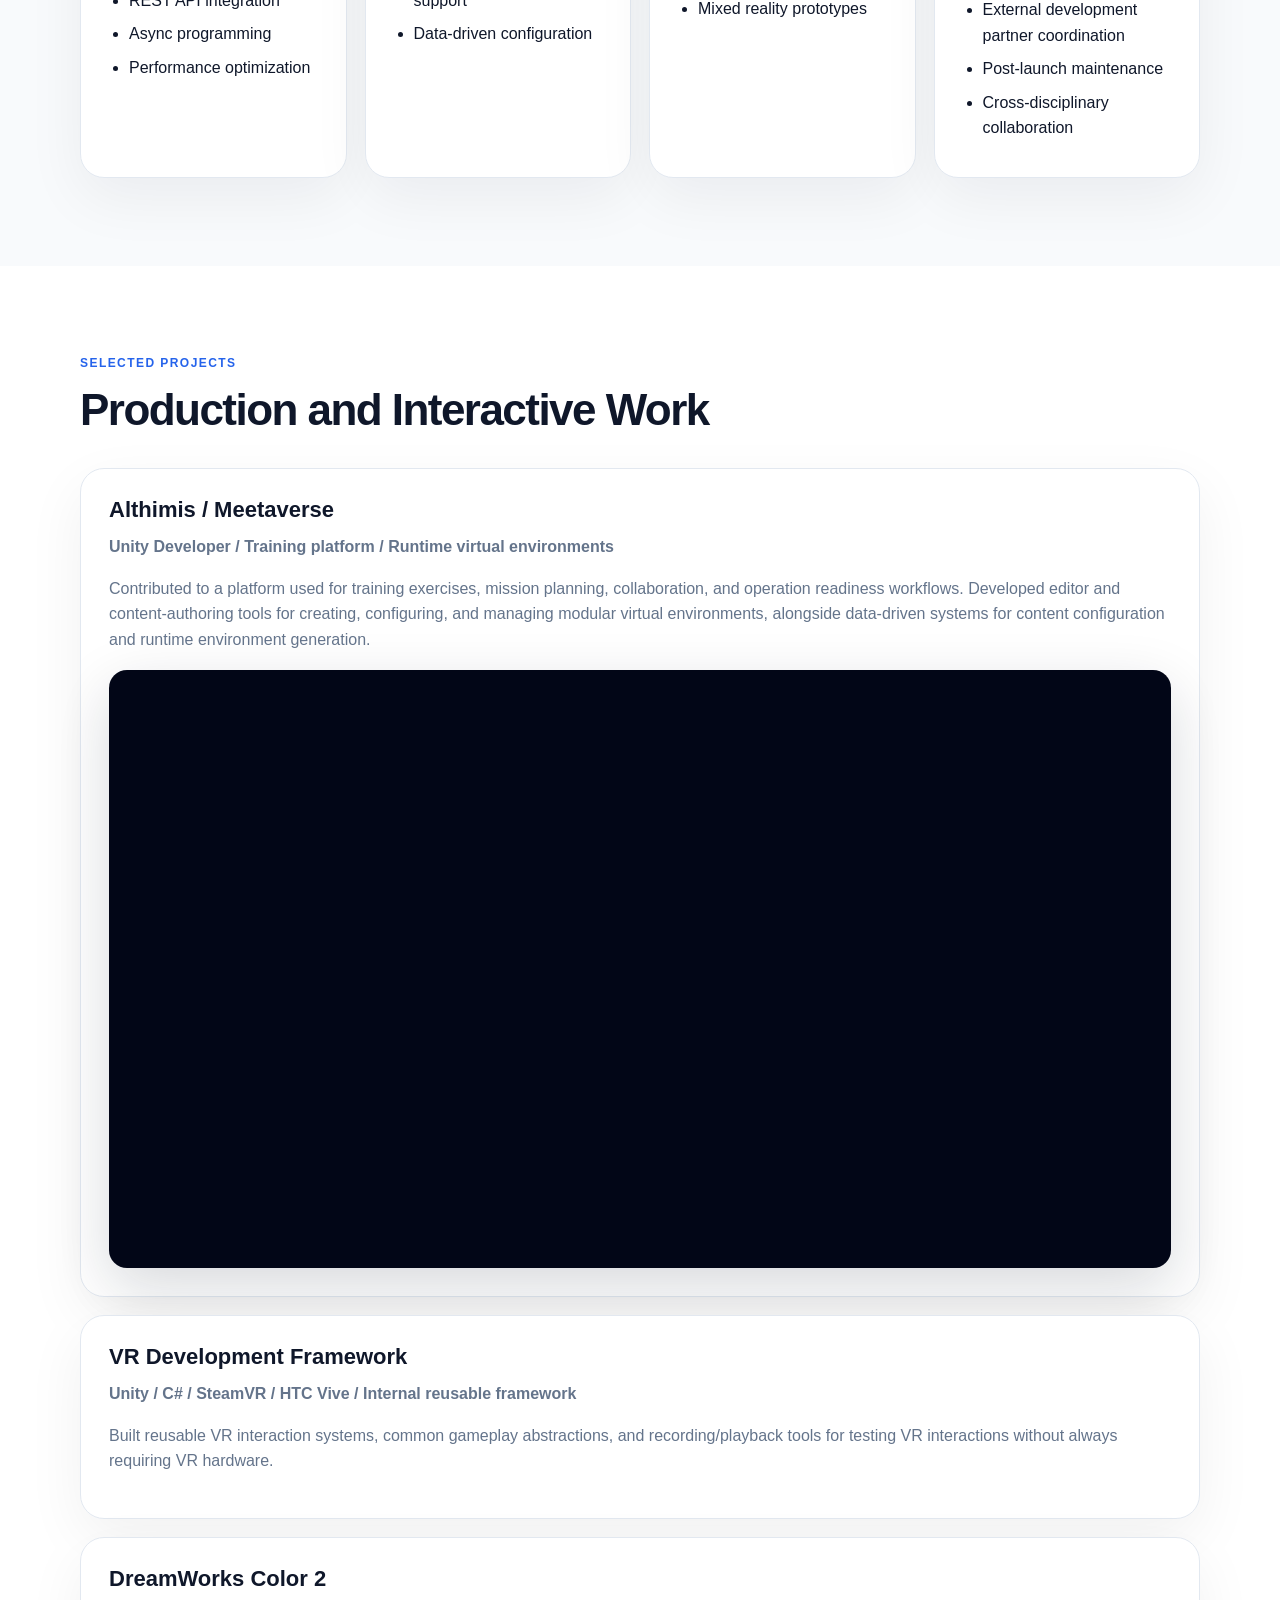
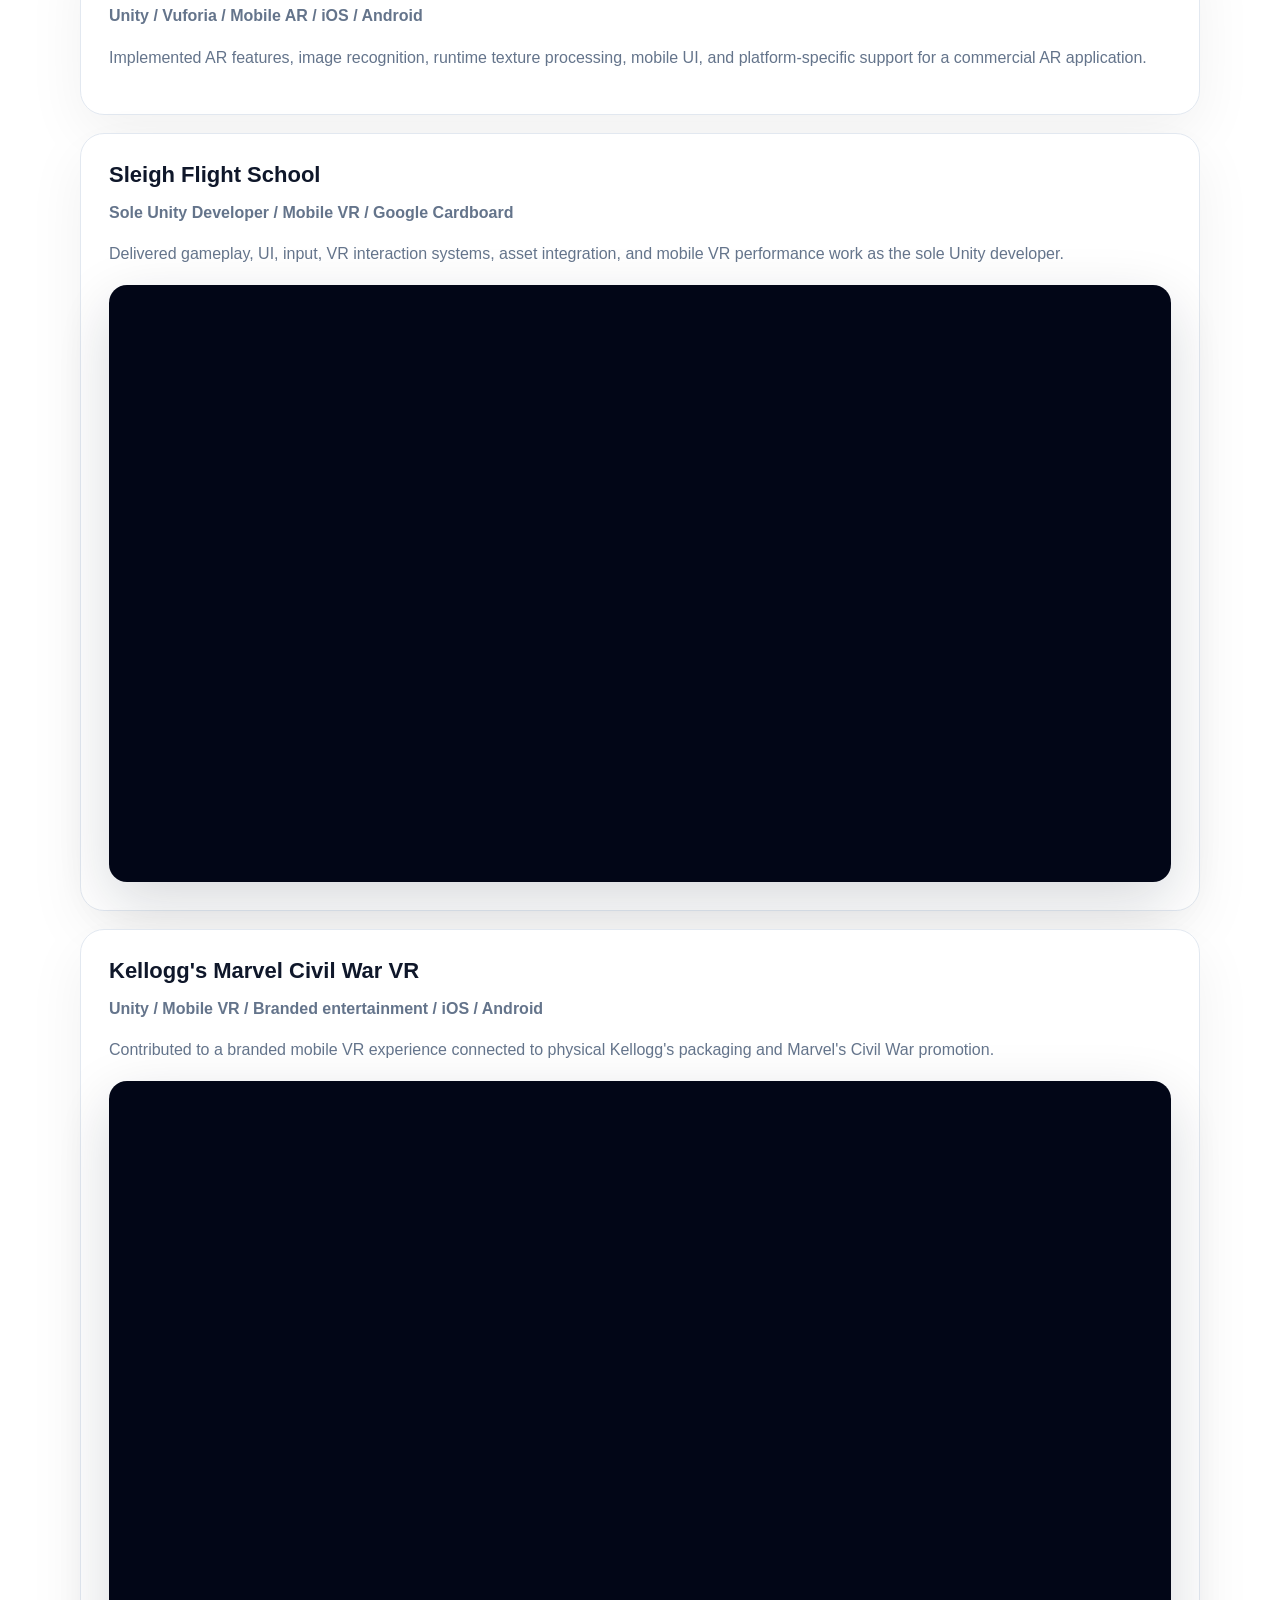
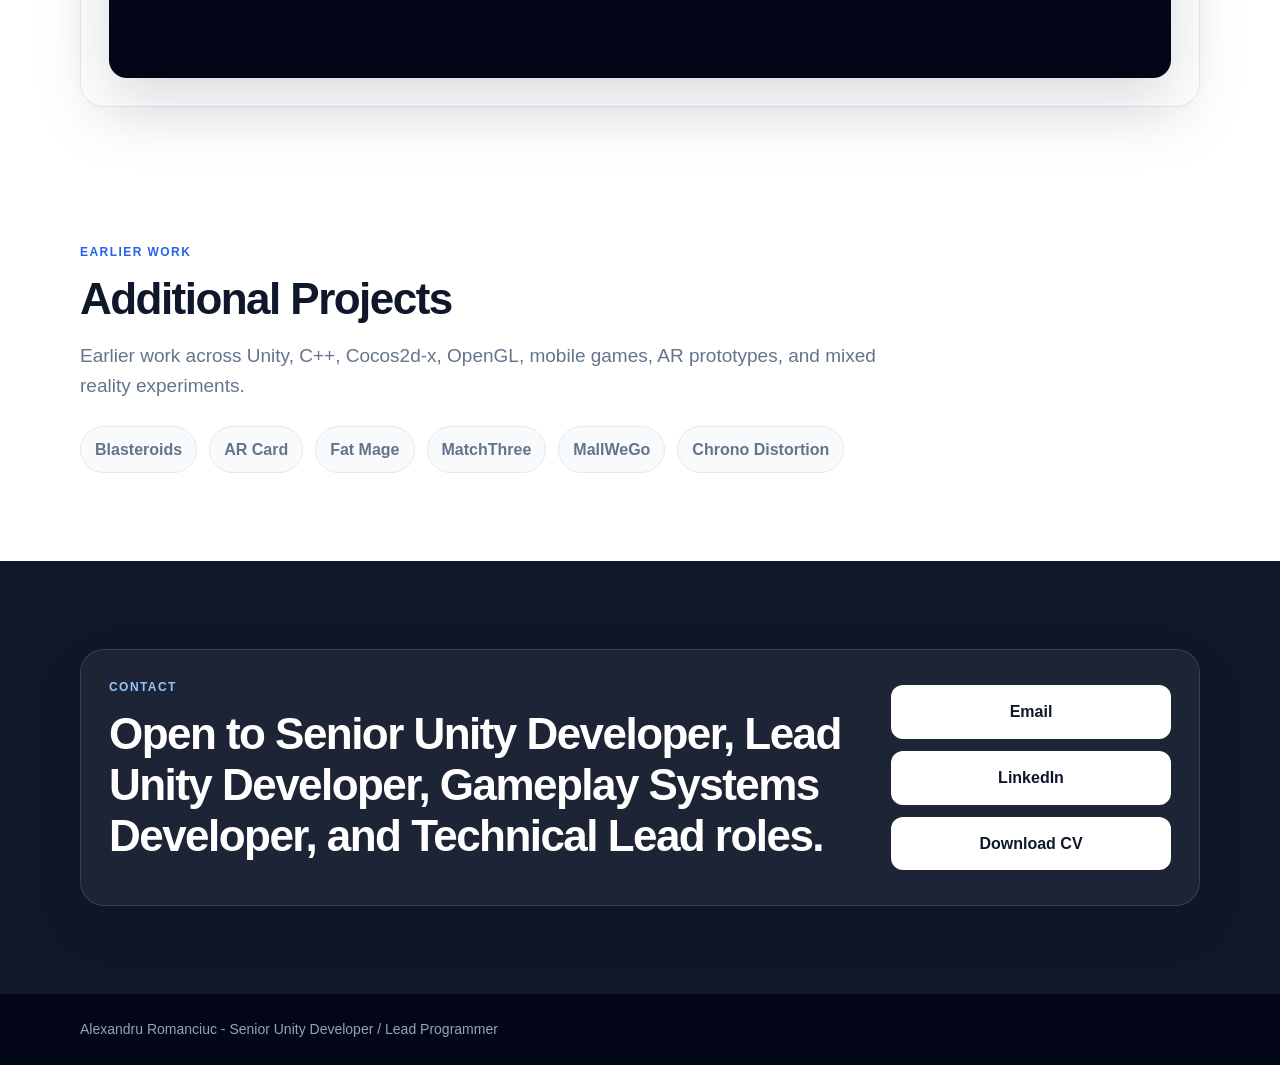
<file: demo4/index.html>
<!DOCTYPE html>
<html lang="en">
<head>
  <meta charset="UTF-8" />
  <meta name="viewport" content="width=device-width, initial-scale=1.0" />

  <title>Alexandru Romanciuc - Senior Unity Developer</title>

  <meta
    name="description"
    content="Senior Unity Developer / Lead Programmer with 10+ years of experience in Unity, gameplay systems, AI, tools, AR/VR, and shipped multi-platform games."
  />

  <link rel="stylesheet" href="styles.css" />
</head>
<body>

<header class="site-header">
  <div class="container header-inner">
    <a class="logo" href="#">Alexandru Romanciuc</a>

    <nav class="nav">
      <a href="#moonscars">Moonscars</a>
      <a href="#expertise">Expertise</a>
      <a href="#projects">Projects</a>
      <a href="#contact">Contact</a>
    </nav>
  </div>
</header>

<main>

<section class="hero">
  <div class="container hero-grid">
    <div class="hero-content">
      <p class="eyebrow">Senior Unity Developer / Lead Programmer</p>

      <h1>Unity developer with shipped multi-platform commercial game experience.</h1>

      <p class="lead">
        I build gameplay systems, Unity tools, AI frameworks, AR/VR applications,
        runtime content pipelines, and production-ready interactive experiences.
      </p>

      <p class="lead">
        Co-founder and sole programmer of <strong>Moonscars</strong>, a commercial
        2D action platformer released on PC, Nintendo Switch, PlayStation, and Xbox.
      </p>

      <div class="actions">
        <a class="button primary" href="#moonscars">View Moonscars Case Study</a>
        <a class="button" href="#projects">View Projects</a>
        <a class="button" href="../cv/Alexandru-Romanciuc-CV.pdf">Download CV</a>
      </div>
    </div>

    <aside class="hero-card">
      <h2>Key Signals</h2>

      <ul>
        <li>10+ years in Unity, C#, and C++ development</li>
        <li>Sole programmer on a shipped commercial title</li>
        <li>PC, Nintendo Switch, PlayStation, Xbox, iOS, Android, AR, VR, and HoloLens</li>
        <li>Gameplay architecture, AI, tools, save/load, localization, and level streaming</li>
        <li>Prototype-to-release ownership and post-launch support</li>
        <li>Technical leadership for multidisciplinary teams and external partners</li>
      </ul>
    </aside>
  </div>
</section>

<section class="section" id="moonscars">
  <div class="container">
    <p class="eyebrow">Featured Case Study</p>
    <h2>Moonscars</h2>

    <p class="section-lead">
      A dark 2D action platformer developed by Black Mermaid and released on PC
      and major console platforms.
    </p>

    <div class="video-card single-video">
      <iframe
        src="https://www.youtube.com/embed/JTDm48PskDA"
        title="Moonscars trailer / gameplay video"
        allow="accelerometer; autoplay; clipboard-write; encrypted-media; gyroscope; picture-in-picture"
        allowfullscreen>
      </iframe>
    </div>

    <div class="case-grid">
      <div class="case-main">
        <h3>Role</h3>

        <p>
          Co-Founder / Lead Unity Developer / Sole Programmer.
          Responsible for the technical development of the game from early prototype
          through commercial release and post-launch support.
        </p>

        <h3>Responsibilities</h3>

        <ul class="check-list">
          <li>Owned the Unity codebase as the sole programmer.</li>
          <li>Designed and implemented the core gameplay architecture.</li>
          <li>Built combat, player systems, enemies, UI, progression, save/load, localization, and level streaming.</li>
          <li>Designed and implemented the game's AI framework powering enemy behaviors.</li>
          <li>Extended the same node-based architecture to support dialogue trees and scripted event systems.</li>
          <li>Created Unity editor tools to support content production workflows.</li>
          <li>Supported platform-specific requirements and Nintendo Switch development work.</li>
          <li>Worked with publishing, localization, and external development partners.</li>
          <li>Provided technical leadership for a multidisciplinary team of 3-9 members.</li>
          <li>Supported the game after launch with updates, bug fixes, and maintenance.</li>
        </ul>
      </div>

      <aside class="fact-card">
        <h3>Project Facts</h3>

        <dl>
          <dt>Engine</dt>
          <dd>Unity</dd>

          <dt>Genre</dt>
          <dd>2D Action Platformer / Soulslike / Metroidvania</dd>

          <dt>Platforms</dt>
          <dd>PC, Nintendo Switch, PlayStation 4, PlayStation 5, Xbox One, Xbox Series X|S</dd>

          <dt>Status</dt>
          <dd>Released commercial title</dd>

          <dt>Role</dt>
          <dd>Co-Founder / Lead Unity Developer / Sole Programmer</dd>

          <dt>Development</dt>
          <dd>Prototype, release, and post-launch support</dd>
        </dl>
      </aside>
    </div>

    <div class="technical-cards">
      <article class="card">
        <h3>AI Framework</h3>
        <p>
          Designed a modular AI framework used for enemy behavior and extended
          for dialogue-driven and scripted event systems.
        </p>
      </article>

      <article class="card">
        <h3>Level Streaming</h3>
        <p>
          Implemented level loading and streaming logic for a connected 2D world
          while managing memory and scene transitions.
        </p>
      </article>

      <article class="card">
        <h3>Save / Load</h3>
        <p>
          Built save/load architecture for player progression, world state,
          and persistent gameplay data.
        </p>
      </article>

      <article class="card">
        <h3>Unity Tooling</h3>
        <p>
          Created custom editor tools to improve production workflows and reduce
          manual setup time.
        </p>
      </article>
    </div>
  </div>
</section>

<section class="section alt" id="expertise">
  <div class="container">
    <p class="eyebrow">Technical Expertise</p>
    <h2>Areas of Strength</h2>

    <div class="expertise-grid">
      <article class="card">
        <h3>Unity / C#</h3>

        <ul>
          <li>Gameplay architecture</li>
          <li>Custom editor tools</li>
          <li>Runtime content loading</li>
          <li>Scene management and level streaming</li>
          <li>Save/load systems</li>
          <li>Localization support</li>
          <li>REST API integration</li>
          <li>Async programming</li>
          <li>Performance optimization</li>
        </ul>
      </article>

      <article class="card">
        <h3>Game Systems</h3>

        <ul>
          <li>Player controllers</li>
          <li>Combat systems</li>
          <li>Enemy AI systems</li>
          <li>Dialogue systems</li>
          <li>Scripted events</li>
          <li>Progression systems</li>
          <li>Input and controller support</li>
          <li>Data-driven configuration</li>
        </ul>
      </article>

      <article class="card">
        <h3>AR / VR / MR</h3>

        <ul>
          <li>SteamVR</li>
          <li>HTC Vive</li>
          <li>Google Cardboard</li>
          <li>Vuforia</li>
          <li>HoloLens</li>
          <li>Mobile AR</li>
          <li>VR interaction systems</li>
          <li>Mixed reality prototypes</li>
        </ul>
      </article>

      <article class="card">
        <h3>Leadership / Production</h3>

        <ul>
          <li>Prototype-to-release ownership</li>
          <li>Small-team technical leadership</li>
          <li>Publisher coordination</li>
          <li>Localization partner coordination</li>
          <li>External development partner coordination</li>
          <li>Post-launch maintenance</li>
          <li>Cross-disciplinary collaboration</li>
        </ul>
      </article>
    </div>
  </div>
</section>

<section class="section" id="projects">
  <div class="container">
    <p class="eyebrow">Selected Projects</p>
    <h2>Production and Interactive Work</h2>

    <div class="project-list">

      <article class="project">
        <div class="project-head">
          <h3>Althimis / Meetaverse</h3>
          <p class="meta">Unity Developer / Training platform / Runtime virtual environments</p>
        </div>

        <p>
          Contributed to a platform used for training exercises, mission planning,
          collaboration, and operation readiness workflows. Developed editor and
          content-authoring tools for creating, configuring, and managing modular
          virtual environments, alongside data-driven systems for content configuration
          and runtime environment generation.
        </p>

        <div class="small-video">
          <iframe
            src="https://www.youtube.com/embed/Mrf3_714GKU"
            title="Althimis / Meetaverse demo video"
            allow="accelerometer; autoplay; clipboard-write; encrypted-media; gyroscope; picture-in-picture"
            allowfullscreen>
          </iframe>
        </div>
      </article>

      <article class="project">
        <div class="project-head">
          <h3>VR Development Framework</h3>
          <p class="meta">Unity / C# / SteamVR / HTC Vive / Internal reusable framework</p>
        </div>

        <p>
          Built reusable VR interaction systems, common gameplay abstractions,
          and recording/playback tools for testing VR interactions without always
          requiring VR hardware.
        </p>
      </article>

      <article class="project">
        <div class="project-head">
          <h3>DreamWorks Color 2</h3>
          <p class="meta">Unity / Vuforia / Mobile AR / iOS / Android</p>
        </div>

        <p>
          Implemented AR features, image recognition, runtime texture processing,
          mobile UI, and platform-specific support for a commercial AR application.
        </p>
      </article>

      <article class="project">
        <div class="project-head">
          <h3>Sleigh Flight School</h3>
          <p class="meta">Sole Unity Developer / Mobile VR / Google Cardboard</p>
        </div>

        <p>
          Delivered gameplay, UI, input, VR interaction systems, asset integration,
          and mobile VR performance work as the sole Unity developer.
        </p>

        <div class="small-video">
          <iframe
            src="https://player.vimeo.com/video/158560192"
            title="DreamWorks DreamPlace: Sleigh Flight School"
            allow="autoplay; fullscreen; picture-in-picture"
            allowfullscreen>
          </iframe>
        </div>
      </article>

      <article class="project">
        <div class="project-head">
          <h3>Kellogg's Marvel Civil War VR</h3>
          <p class="meta">Unity / Mobile VR / Branded entertainment / iOS / Android</p>
        </div>

        <p>
          Contributed to a branded mobile VR experience connected to physical
          Kellogg's packaging and Marvel's Civil War promotion.
        </p>

        <div class="small-video">
          <iframe
            src="https://player.vimeo.com/video/165185223"
            title="Kellogg's Marvel Civil War VR Experience"
            allow="autoplay; fullscreen; picture-in-picture"
            allowfullscreen>
          </iframe>
        </div>
      </article>

    </div>
  </div>
</section>

<section class="section compact">
  <div class="container">
    <p class="eyebrow">Earlier Work</p>
    <h2>Additional Projects</h2>

    <p class="section-lead">
      Earlier work across Unity, C++, Cocos2d-x, OpenGL, mobile games,
      AR prototypes, and mixed reality experiments.
    </p>

    <div class="tags">
      <span>Blasteroids</span>
      <span>AR Card</span>
      <span>Fat Mage</span>
      <span>MatchThree</span>
      <span>MallWeGo</span>
      <span>Chrono Distortion</span>
    </div>
  </div>
</section>

<section class="section contact" id="contact">
  <div class="container contact-box">
    <div>
      <p class="eyebrow">Contact</p>

      <h2>
        Open to Senior Unity Developer, Lead Unity Developer,
        Gameplay Systems Developer, and Technical Lead roles.
      </h2>
    </div>

    <div class="contact-links">
      <a href="mailto:sanromanciuc@gmail.com">Email</a>
      <a href="https://www.linkedin.com/in/alexandru-romanciuc/">LinkedIn</a>
      <a href="../cv/Alexandru-Romanciuc-CV.pdf">Download CV</a>
    </div>
  </div>
</section>

</main>

<footer class="footer">
  <div class="container">
    <p>Alexandru Romanciuc - Senior Unity Developer / Lead Programmer</p>
  </div>
</footer>

</body>
</html>
</file>
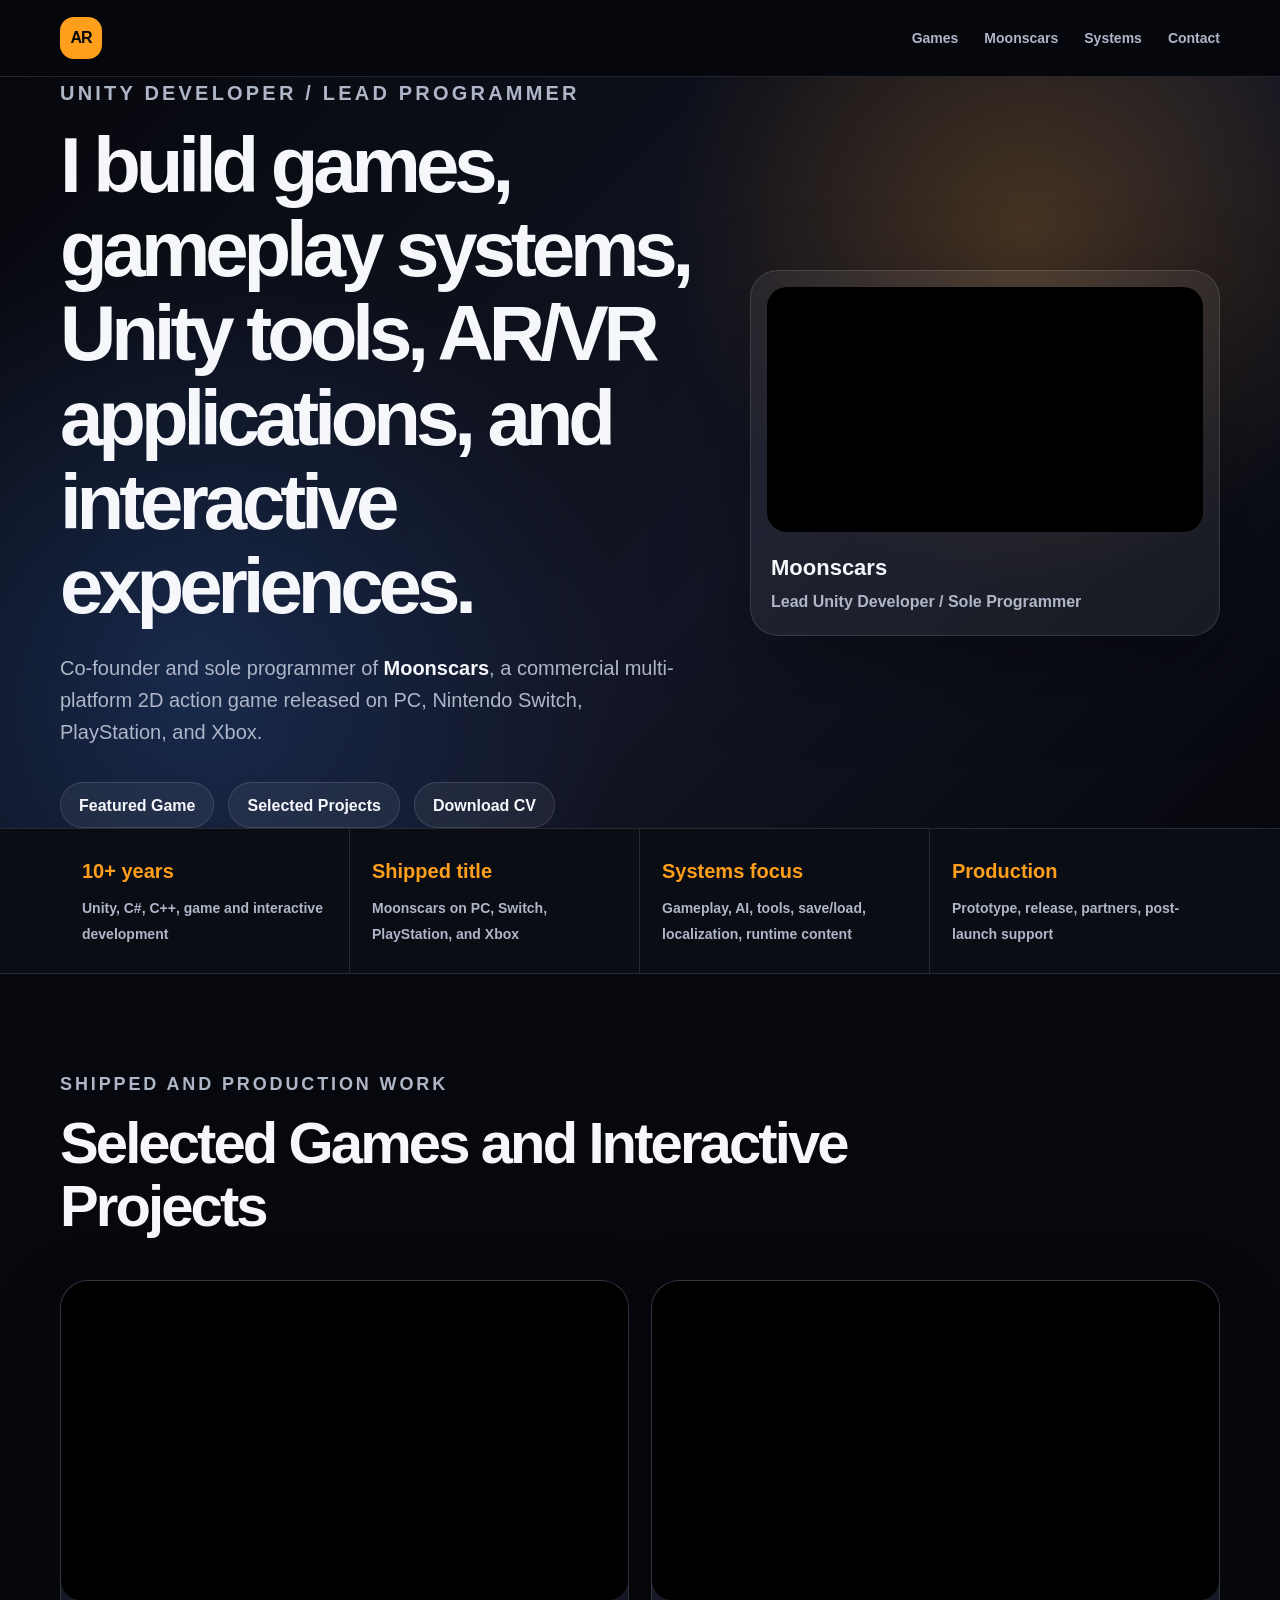
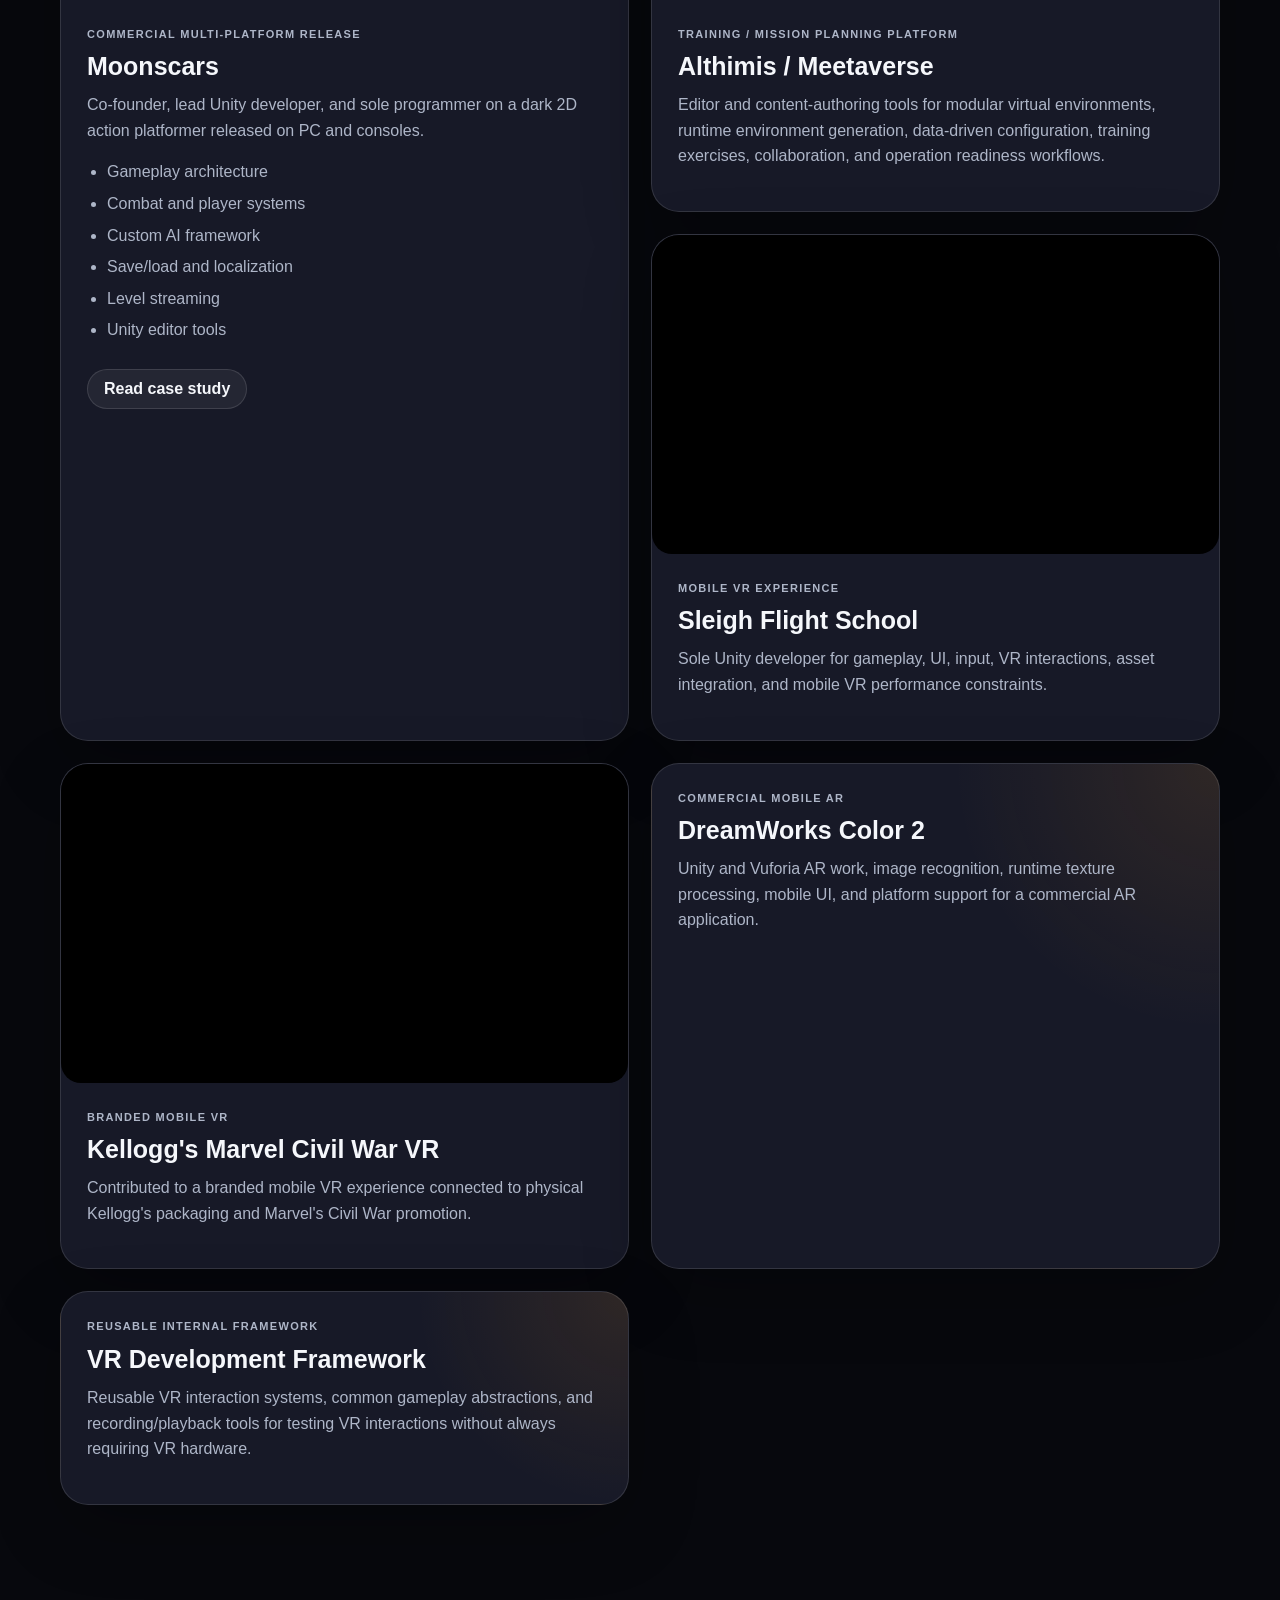
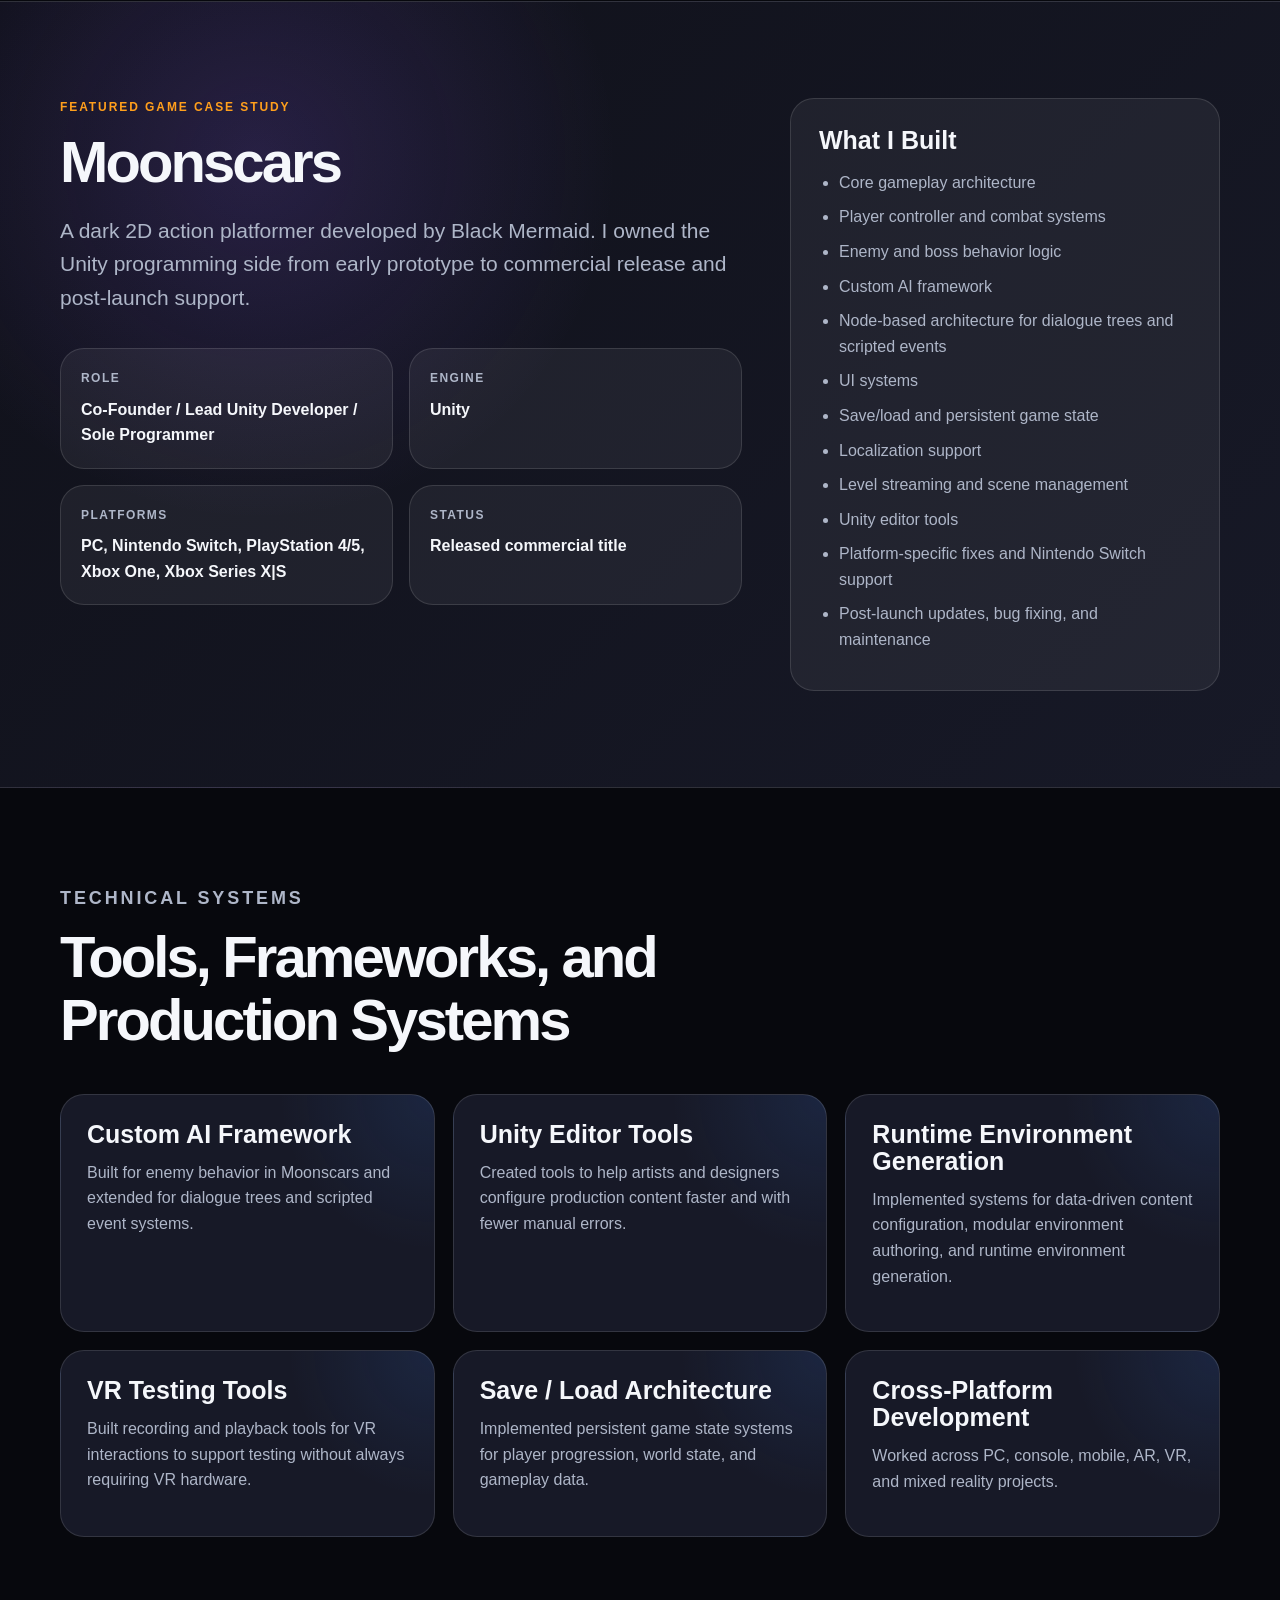
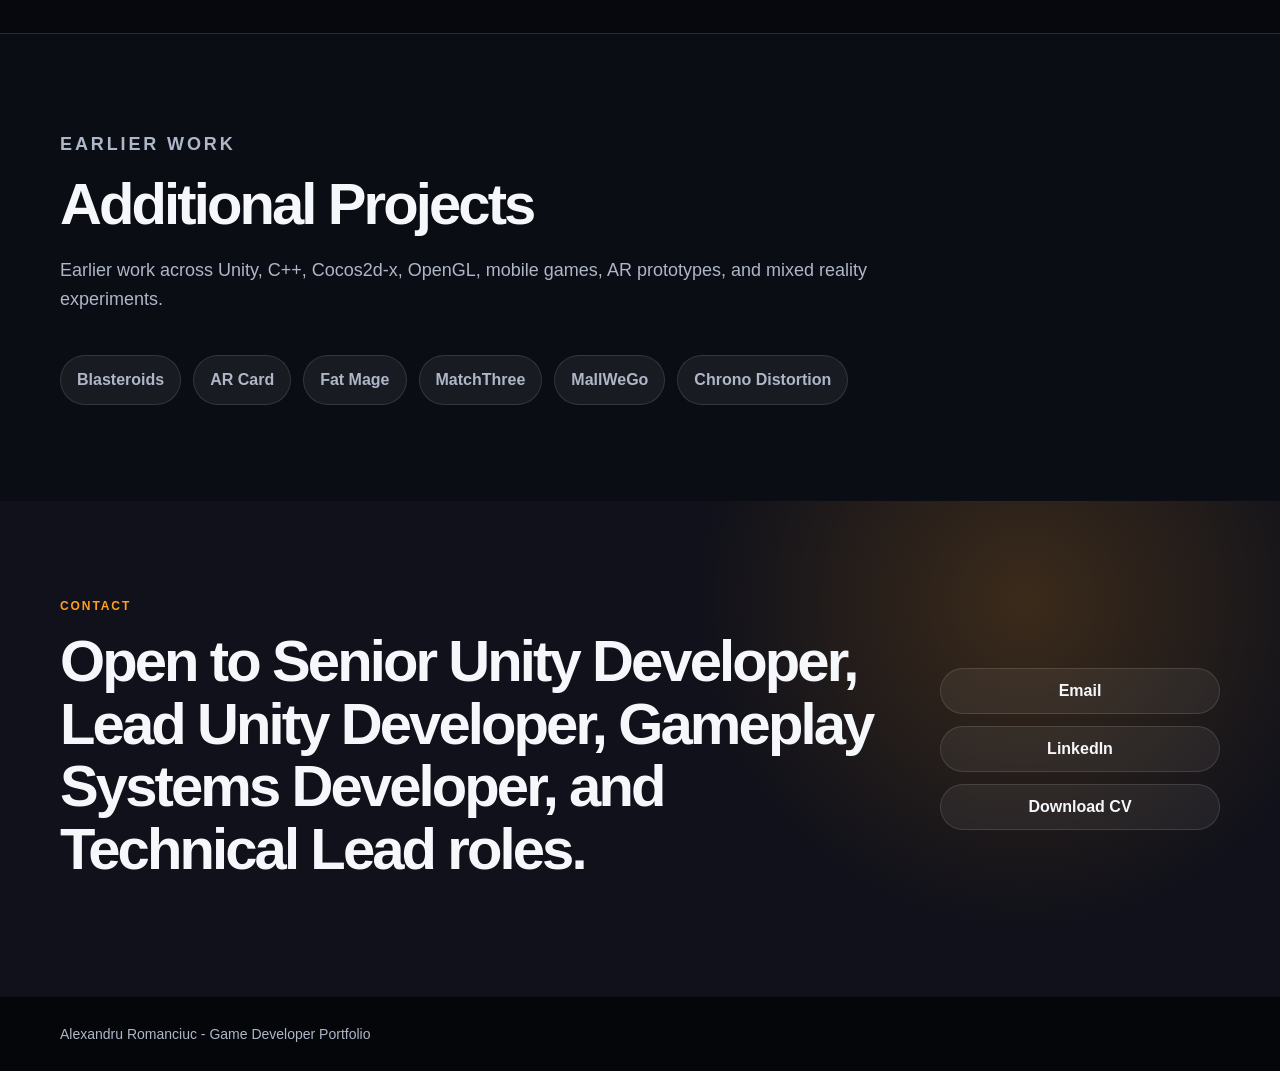
<file: demo5/index.html>
<!DOCTYPE html>
<html lang="en">
<head>
  <meta charset="UTF-8" />
  <meta name="viewport" content="width=device-width, initial-scale=1.0" />

  <title>Alexandru Romanciuc - Game Dev Portfolio</title>

  <meta
    name="description"
    content="Game development portfolio of Alexandru Romanciuc, Unity Developer / Lead Programmer behind Moonscars and multiple AR, VR, and interactive projects."
  />

  <link rel="stylesheet" href="styles.css" />
</head>
<body>

<header class="topbar">
  <div class="wrap nav">
    <a class="logo" href="#">AR</a>

    <nav>
      <a href="#games">Games</a>
      <a href="#moonscars">Moonscars</a>
      <a href="#systems">Systems</a>
      <a href="#contact">Contact</a>
    </nav>
  </div>
</header>

<main>

<section class="hero">
  <div class="wrap hero-layout">
    <div class="hero-copy">
      <p class="tagline">Unity Developer / Lead Programmer</p>

      <h1>I build games, gameplay systems, Unity tools, AR/VR applications, and interactive experiences.</h1>

      <p>
        Co-founder and sole programmer of <strong>Moonscars</strong>, a commercial
        multi-platform 2D action game released on PC, Nintendo Switch, PlayStation,
        and Xbox.
      </p>

      <div class="hero-actions">
        <a href="#moonscars">Featured Game</a>
        <a href="#games">Selected Projects</a>
        <a href="../cv/Alexandru-Romanciuc-CV.pdf">Download CV</a>
      </div>
    </div>

    <div class="showcase-card">
      <div class="video-frame">
        <iframe
          src="https://www.youtube.com/embed/JTDm48PskDA"
          title="Moonscars trailer / gameplay video"
          allow="accelerometer; autoplay; clipboard-write; encrypted-media; gyroscope; picture-in-picture"
          allowfullscreen>
        </iframe>
      </div>

      <div class="showcase-meta">
        <strong>Moonscars</strong>
        <span>Lead Unity Developer / Sole Programmer</span>
      </div>
    </div>
  </div>
</section>

<section class="stats-band">
  <div class="wrap stats-grid">
    <div>
      <strong>10+ years</strong>
      <span>Unity, C#, C++, game and interactive development</span>
    </div>

    <div>
      <strong>Shipped title</strong>
      <span>Moonscars on PC, Switch, PlayStation, and Xbox</span>
    </div>

    <div>
      <strong>Systems focus</strong>
      <span>Gameplay, AI, tools, save/load, localization, runtime content</span>
    </div>

    <div>
      <strong>Production</strong>
      <span>Prototype, release, partners, post-launch support</span>
    </div>
  </div>
</section>

<section class="section" id="games">
  <div class="wrap">
    <div class="section-head">
      <p class="tagline">Shipped and Production Work</p>
      <h2>Selected Games and Interactive Projects</h2>
    </div>

    <div class="game-grid">

      <article class="game-card large">
        <div class="media dark">
          <iframe
            src="https://www.youtube.com/embed/JTDm48PskDA"
            title="Moonscars video"
            allow="accelerometer; autoplay; clipboard-write; encrypted-media; gyroscope; picture-in-picture"
            allowfullscreen>
          </iframe>
        </div>

        <div class="game-content">
          <p class="project-type">Commercial multi-platform release</p>
          <h3>Moonscars</h3>

          <p>
            Co-founder, lead Unity developer, and sole programmer on a dark 2D
            action platformer released on PC and consoles.
          </p>

          <ul>
            <li>Gameplay architecture</li>
            <li>Combat and player systems</li>
            <li>Custom AI framework</li>
            <li>Save/load and localization</li>
            <li>Level streaming</li>
            <li>Unity editor tools</li>
          </ul>

          <a class="inline-link" href="#moonscars">Read case study</a>
        </div>
      </article>

      <article class="game-card">
        <div class="media">
          <iframe
            src="https://www.youtube.com/embed/Mrf3_714GKU"
            title="Althimis / Meetaverse demo video"
            allow="accelerometer; autoplay; clipboard-write; encrypted-media; gyroscope; picture-in-picture"
            allowfullscreen>
          </iframe>
        </div>

        <div class="game-content">
          <p class="project-type">Training / mission planning platform</p>
          <h3>Althimis / Meetaverse</h3>

          <p>
            Editor and content-authoring tools for modular virtual environments,
            runtime environment generation, data-driven configuration, training
            exercises, collaboration, and operation readiness workflows.
          </p>
        </div>
      </article>

      <article class="game-card">
        <div class="media">
          <iframe
            src="https://player.vimeo.com/video/158560192"
            title="DreamWorks DreamPlace: Sleigh Flight School"
            allow="autoplay; fullscreen; picture-in-picture"
            allowfullscreen>
          </iframe>
        </div>

        <div class="game-content">
          <p class="project-type">Mobile VR experience</p>
          <h3>Sleigh Flight School</h3>

          <p>
            Sole Unity developer for gameplay, UI, input, VR interactions,
            asset integration, and mobile VR performance constraints.
          </p>
        </div>
      </article>

      <article class="game-card">
        <div class="media">
          <iframe
            src="https://player.vimeo.com/video/165185223"
            title="Kellogg's Marvel Civil War VR Experience"
            allow="autoplay; fullscreen; picture-in-picture"
            allowfullscreen>
          </iframe>
        </div>

        <div class="game-content">
          <p class="project-type">Branded mobile VR</p>
          <h3>Kellogg's Marvel Civil War VR</h3>

          <p>
            Contributed to a branded mobile VR experience connected to physical
            Kellogg's packaging and Marvel's Civil War promotion.
          </p>
        </div>
      </article>

      <article class="game-card text-only">
        <div class="game-content">
          <p class="project-type">Commercial mobile AR</p>
          <h3>DreamWorks Color 2</h3>

          <p>
            Unity and Vuforia AR work, image recognition, runtime texture
            processing, mobile UI, and platform support for a commercial
            AR application.
          </p>
        </div>
      </article>

      <article class="game-card text-only">
        <div class="game-content">
          <p class="project-type">Reusable internal framework</p>
          <h3>VR Development Framework</h3>

          <p>
            Reusable VR interaction systems, common gameplay abstractions,
            and recording/playback tools for testing VR interactions without
            always requiring VR hardware.
          </p>
        </div>
      </article>

    </div>
  </div>
</section>

<section class="feature" id="moonscars">
  <div class="wrap feature-layout">
    <div>
      <p class="tagline">Featured Game Case Study</p>
      <h2>Moonscars</h2>

      <p class="feature-lead">
        A dark 2D action platformer developed by Black Mermaid. I owned the Unity
        programming side from early prototype to commercial release and post-launch
        support.
      </p>

      <div class="info-grid">
        <div>
          <span>Role</span>
          <strong>Co-Founder / Lead Unity Developer / Sole Programmer</strong>
        </div>

        <div>
          <span>Engine</span>
          <strong>Unity</strong>
        </div>

        <div>
          <span>Platforms</span>
          <strong>PC, Nintendo Switch, PlayStation 4/5, Xbox One, Xbox Series X|S</strong>
        </div>

        <div>
          <span>Status</span>
          <strong>Released commercial title</strong>
        </div>
      </div>
    </div>

    <div class="feature-panel">
      <h3>What I Built</h3>

      <ul>
        <li>Core gameplay architecture</li>
        <li>Player controller and combat systems</li>
        <li>Enemy and boss behavior logic</li>
        <li>Custom AI framework</li>
        <li>Node-based architecture for dialogue trees and scripted events</li>
        <li>UI systems</li>
        <li>Save/load and persistent game state</li>
        <li>Localization support</li>
        <li>Level streaming and scene management</li>
        <li>Unity editor tools</li>
        <li>Platform-specific fixes and Nintendo Switch support</li>
        <li>Post-launch updates, bug fixing, and maintenance</li>
      </ul>
    </div>
  </div>
</section>

<section class="section systems" id="systems">
  <div class="wrap">
    <div class="section-head">
      <p class="tagline">Technical Systems</p>
      <h2>Tools, Frameworks, and Production Systems</h2>
    </div>

    <div class="system-grid">

      <article>
        <h3>Custom AI Framework</h3>
        <p>
          Built for enemy behavior in Moonscars and extended for dialogue trees
          and scripted event systems.
        </p>
      </article>

      <article>
        <h3>Unity Editor Tools</h3>
        <p>
          Created tools to help artists and designers configure production content
          faster and with fewer manual errors.
        </p>
      </article>

      <article>
        <h3>Runtime Environment Generation</h3>
        <p>
          Implemented systems for data-driven content configuration, modular
          environment authoring, and runtime environment generation.
        </p>
      </article>

      <article>
        <h3>VR Testing Tools</h3>
        <p>
          Built recording and playback tools for VR interactions to support testing
          without always requiring VR hardware.
        </p>
      </article>

      <article>
        <h3>Save / Load Architecture</h3>
        <p>
          Implemented persistent game state systems for player progression,
          world state, and gameplay data.
        </p>
      </article>

      <article>
        <h3>Cross-Platform Development</h3>
        <p>
          Worked across PC, console, mobile, AR, VR, and mixed reality projects.
        </p>
      </article>

    </div>
  </div>
</section>

<section class="section older">
  <div class="wrap">
    <div class="section-head">
      <p class="tagline">Earlier Work</p>
      <h2>Additional Projects</h2>

      <p>
        Earlier work across Unity, C++, Cocos2d-x, OpenGL, mobile games,
        AR prototypes, and mixed reality experiments.
      </p>
    </div>

    <div class="pill-list">
      <span>Blasteroids</span>
      <span>AR Card</span>
      <span>Fat Mage</span>
      <span>MatchThree</span>
      <span>MallWeGo</span>
      <span>Chrono Distortion</span>
    </div>
  </div>
</section>

<section class="contact" id="contact">
  <div class="wrap contact-layout">
    <div>
      <p class="tagline">Contact</p>

      <h2>
        Open to Senior Unity Developer, Lead Unity Developer,
        Gameplay Systems Developer, and Technical Lead roles.
      </h2>
    </div>

    <div class="contact-buttons">
      <a href="mailto:sanromanciuc@gmail.com">Email</a>
      <a href="https://www.linkedin.com/in/alexandru-romanciuc/">LinkedIn</a>
      <a href="../cv/Alexandru-Romanciuc-CV.pdf">Download CV</a>
    </div>
  </div>
</section>

</main>

<footer>
  <div class="wrap">
    <p>Alexandru Romanciuc - Game Developer Portfolio</p>
  </div>
</footer>

</body>
</html>
</file>
<file: demo4/styles.css>
:root {
  --bg: #0f172a;
  --bg-dark: #020617;
  --panel: #ffffff;
  --panel-soft: #f8fafc;
  --text: #0f172a;
  --muted: #64748b;
  --line: #e2e8f0;
  --accent: #2563eb;
  --accent-dark: #1d4ed8;
  --white: #ffffff;
}

* {
  box-sizing: border-box;
}

html {
  scroll-behavior: smooth;
}

body {
  margin: 0;
  font-family: Arial, Helvetica, sans-serif;
  color: var(--text);
  background: var(--panel);
  line-height: 1.6;
}

a {
  color: inherit;
  text-decoration: none;
}

.container {
  width: min(1120px, calc(100% - 40px));
  margin: 0 auto;
}

.site-header {
  position: sticky;
  top: 0;
  z-index: 20;
  background: rgba(15, 23, 42, 0.96);
  color: var(--white);
  border-bottom: 1px solid rgba(255, 255, 255, 0.1);
}

.header-inner {
  min-height: 72px;
  display: flex;
  align-items: center;
  justify-content: space-between;
}

.logo {
  font-weight: 700;
  letter-spacing: 0.02em;
}

.nav {
  display: flex;
  gap: 24px;
  font-size: 14px;
}

.nav a {
  color: #cbd5e1;
}

.nav a:hover {
  color: var(--white);
}

.hero {
  background:
    radial-gradient(circle at top right, rgba(37, 99, 235, 0.28), transparent 35%),
    linear-gradient(135deg, #0f172a, #111827);
  color: var(--white);
  padding: 96px 0;
}

.hero-grid {
  display: grid;
  grid-template-columns: minmax(0, 1fr) 360px;
  gap: 48px;
  align-items: center;
}

.eyebrow {
  margin: 0 0 12px;
  color: var(--accent);
  font-weight: 700;
  text-transform: uppercase;
  letter-spacing: 0.12em;
  font-size: 12px;
}

.hero .eyebrow,
.contact .eyebrow {
  color: #93c5fd;
}

h1,
h2,
h3 {
  line-height: 1.15;
  margin-top: 0;
}

h1 {
  font-size: clamp(42px, 6vw, 72px);
  margin-bottom: 24px;
  letter-spacing: -0.05em;
}

h2 {
  font-size: clamp(30px, 4vw, 44px);
  margin-bottom: 16px;
  letter-spacing: -0.035em;
}

h3 {
  font-size: 22px;
  margin-bottom: 12px;
}

p {
  margin-top: 0;
}

.lead {
  max-width: 760px;
  font-size: 19px;
  color: #dbeafe;
}

.section-lead {
  max-width: 820px;
  font-size: 19px;
  color: var(--muted);
}

.actions {
  display: flex;
  flex-wrap: wrap;
  gap: 14px;
  margin-top: 32px;
}

.button {
  display: inline-flex;
  align-items: center;
  justify-content: center;
  min-height: 46px;
  padding: 0 20px;
  border: 1px solid #93c5fd;
  border-radius: 999px;
  color: var(--white);
  font-weight: 700;
}

.button.primary {
  background: var(--accent);
  border-color: var(--accent);
}

.button:hover {
  background: rgba(255, 255, 255, 0.1);
}

.button.primary:hover {
  background: var(--accent-dark);
}

.hero-card {
  background: rgba(255, 255, 255, 0.08);
  border: 1px solid rgba(255, 255, 255, 0.16);
  border-radius: 24px;
  padding: 28px;
}

.hero-card h2 {
  font-size: 24px;
}

.hero-card ul {
  padding-left: 20px;
  color: #dbeafe;
}

.hero-card li {
  margin-bottom: 10px;
}

.section {
  padding: 88px 0;
}

.section.alt {
  background: var(--panel-soft);
}

.section.compact {
  padding-top: 48px;
}

.case-grid {
  display: grid;
  grid-template-columns: minmax(0, 1fr) 340px;
  gap: 32px;
  margin-top: 32px;
}

.case-main,
.fact-card,
.card,
.project,
.contact-box {
  background: var(--panel);
  border: 1px solid var(--line);
  border-radius: 24px;
  padding: 28px;
  box-shadow: 0 20px 60px rgba(15, 23, 42, 0.06);
}

.check-list {
  padding-left: 20px;
}

.check-list li {
  margin-bottom: 10px;
}

.fact-card dl {
  margin: 0;
}

.fact-card dt {
  margin-top: 18px;
  font-size: 13px;
  color: var(--muted);
  text-transform: uppercase;
  letter-spacing: 0.08em;
  font-weight: 700;
}

.fact-card dd {
  margin: 4px 0 0;
  font-weight: 700;
}

.technical-cards {
  display: grid;
  grid-template-columns: repeat(4, minmax(0, 1fr));
  gap: 18px;
  margin-top: 32px;
}

.technical-cards p,
.card p,
.project p {
  color: var(--muted);
}

.expertise-grid {
  display: grid;
  grid-template-columns: repeat(4, minmax(0, 1fr));
  gap: 18px;
  margin-top: 32px;
}

.card ul {
  padding-left: 20px;
  margin-bottom: 0;
}

.card li {
  margin-bottom: 8px;
}

.project-list {
  display: grid;
  gap: 18px;
  margin-top: 32px;
}

.project-head {
  margin-bottom: 12px;
}

.meta {
  color: var(--muted);
  font-weight: 700;
}

.tags {
  display: flex;
  flex-wrap: wrap;
  gap: 12px;
  margin-top: 24px;
}

.tags span {
  padding: 10px 14px;
  border: 1px solid var(--line);
  border-radius: 999px;
  background: var(--panel-soft);
  color: var(--muted);
  font-weight: 700;
}

.video-card,
.small-video {
  overflow: hidden;
  background: #020617;
  box-shadow: 0 20px 60px rgba(15, 23, 42, 0.16);
}

.video-card {
  margin: 32px 0;
  border-radius: 24px;
}

.small-video {
  margin-top: 18px;
  border-radius: 18px;
}

.video-card iframe,
.small-video iframe {
  display: block;
  width: 100%;
  aspect-ratio: 16 / 9;
  border: 0;
}

.single-video {
  max-width: 900px;
}

.contact {
  background: var(--bg);
  color: var(--white);
}

.contact-box {
  background: rgba(255, 255, 255, 0.06);
  border-color: rgba(255, 255, 255, 0.12);
  display: grid;
  grid-template-columns: minmax(0, 1fr) 280px;
  gap: 32px;
  align-items: center;
}

.contact-links {
  display: grid;
  gap: 12px;
}

.contact-links a {
  display: block;
  padding: 14px 18px;
  border-radius: 12px;
  background: var(--white);
  color: var(--text);
  font-weight: 700;
  text-align: center;
}

.contact-links a:hover {
  background: #dbeafe;
}

.footer {
  background: var(--bg-dark);
  color: #94a3b8;
  padding: 24px 0;
  font-size: 14px;
}

.footer p {
  margin: 0;
}

@media (max-width: 900px) {
  .hero-grid,
  .case-grid,
  .contact-box {
    grid-template-columns: 1fr;
  }

  .technical-cards,
  .expertise-grid {
    grid-template-columns: repeat(2, minmax(0, 1fr));
  }

  .nav {
    display: none;
  }
}

@media (max-width: 600px) {
  .container {
    width: min(100% - 28px, 1120px);
  }

  .hero,
  .section {
    padding: 56px 0;
  }

  .technical-cards,
  .expertise-grid {
    grid-template-columns: 1fr;
  }

  h1 {
    font-size: 38px;
  }
}
</file>
<file: demo5/styles.css>
:root {
  --black: #07080d;
  --ink: #10111a;
  --panel: #171927;
  --panel-2: #202334;
  --text: #f5f7fb;
  --muted: #aeb6c8;
  --line: rgba(255, 255, 255, 0.12);
  --orange: #ff9f1c;
  --blue: #3b82f6;
  --violet: #8b5cf6;
  --red: #ef4444;
}

* {
  box-sizing: border-box;
}

html {
  scroll-behavior: smooth;
}

body {
  margin: 0;
  font-family: Arial, Helvetica, sans-serif;
  background: var(--black);
  color: var(--text);
  line-height: 1.6;
}

a {
  color: inherit;
  text-decoration: none;
}

.wrap {
  width: min(1160px, calc(100% - 40px));
  margin: 0 auto;
}

.topbar {
  position: sticky;
  top: 0;
  z-index: 10;
  background: rgba(7, 8, 13, 0.9);
  border-bottom: 1px solid var(--line);
  backdrop-filter: blur(12px);
}

.nav {
  min-height: 76px;
  display: flex;
  align-items: center;
  justify-content: space-between;
}

.logo {
  width: 42px;
  height: 42px;
  border-radius: 14px;
  background: var(--orange);
  color: var(--black);
  display: grid;
  place-items: center;
  font-weight: 900;
  letter-spacing: -0.06em;
}

nav {
  display: flex;
  gap: 26px;
  color: var(--muted);
  font-size: 14px;
  font-weight: 700;
}

nav a:hover {
  color: var(--text);
}

.hero {
  min-height: 720px;
  display: flex;
  align-items: center;
  background:
    radial-gradient(circle at 80% 20%, rgba(255, 159, 28, 0.22), transparent 30%),
    radial-gradient(circle at 15% 80%, rgba(59, 130, 246, 0.22), transparent 35%),
    linear-gradient(135deg, #07080d, #121524 60%, #07080d);
}

.hero-layout {
  display: grid;
  grid-template-columns: minmax(0, 1fr) 470px;
  gap: 60px;
  align-items: center;
}

.tagline {
  margin: 0 0 14px;
  color: var(--orange);
  text-transform: uppercase;
  letter-spacing: 0.16em;
  font-size: 12px;
  font-weight: 900;
}

h1,
h2,
h3 {
  margin-top: 0;
  line-height: 1.08;
}

h1 {
  font-size: clamp(44px, 7vw, 78px);
  margin-bottom: 24px;
  letter-spacing: -0.065em;
}

h2 {
  font-size: clamp(34px, 5vw, 58px);
  margin-bottom: 20px;
  letter-spacing: -0.05em;
}

h3 {
  font-size: 25px;
  margin-bottom: 12px;
}

p {
  margin-top: 0;
}

.hero-copy p {
  max-width: 720px;
  color: var(--muted);
  font-size: 20px;
}

.hero-copy strong {
  color: var(--text);
}

.hero-actions {
  display: flex;
  flex-wrap: wrap;
  gap: 14px;
  margin-top: 34px;
}

.hero-actions a,
.contact-buttons a,
.inline-link {
  display: inline-flex;
  align-items: center;
  justify-content: center;
  min-height: 46px;
  padding: 0 18px;
  border-radius: 999px;
  border: 1px solid var(--line);
  background: rgba(255, 255, 255, 0.06);
  color: var(--text);
  font-weight: 900;
}

.hero-actions a:hover,
.contact-buttons a:hover,
.inline-link:hover {
  background: var(--orange);
  color: var(--black);
  border-color: var(--orange);
}

.showcase-card {
  border: 1px solid var(--line);
  border-radius: 28px;
  padding: 16px;
  background: rgba(255, 255, 255, 0.06);
  box-shadow: 0 30px 90px rgba(0, 0, 0, 0.35);
}

.video-frame,
.media {
  overflow: hidden;
  border-radius: 20px;
  background: #000000;
}

.video-frame iframe,
.media iframe {
  display: block;
  width: 100%;
  aspect-ratio: 16 / 9;
  border: 0;
}

.showcase-meta {
  padding: 18px 4px 4px;
  display: grid;
  gap: 4px;
}

.showcase-meta strong {
  font-size: 22px;
}

.showcase-meta span {
  color: var(--muted);
  font-weight: 700;
}

.stats-band {
  border-top: 1px solid var(--line);
  border-bottom: 1px solid var(--line);
  background: #0b0d15;
}

.stats-grid {
  display: grid;
  grid-template-columns: repeat(4, minmax(0, 1fr));
}

.stats-grid div {
  padding: 26px 22px;
  border-right: 1px solid var(--line);
}

.stats-grid div:last-child {
  border-right: 0;
}

.stats-grid strong {
  display: block;
  margin-bottom: 8px;
  color: var(--orange);
  font-size: 20px;
}

.stats-grid span {
  color: var(--muted);
  font-size: 14px;
  font-weight: 700;
}

.section,
.feature,
.contact {
  padding: 96px 0;
}

.section-head {
  max-width: 820px;
  margin-bottom: 42px;
}

.section-head p {
  color: var(--muted);
  font-size: 18px;
}

.game-grid {
  display: grid;
  grid-template-columns: repeat(2, minmax(0, 1fr));
  gap: 22px;
}

.game-card {
  overflow: hidden;
  border: 1px solid var(--line);
  border-radius: 28px;
  background: var(--panel);
  box-shadow: 0 24px 70px rgba(0, 0, 0, 0.24);
}

.game-card.large {
  grid-row: span 2;
}

.game-card.text-only {
  background:
    radial-gradient(circle at top right, rgba(255, 159, 28, 0.1), transparent 35%),
    var(--panel);
}

.game-content {
  padding: 26px;
}

.project-type {
  margin-bottom: 10px;
  color: var(--orange);
  text-transform: uppercase;
  letter-spacing: 0.12em;
  font-size: 11px;
  font-weight: 900;
}

.game-content p,
.feature-lead,
.system-grid p {
  color: var(--muted);
}

.game-content ul {
  padding-left: 20px;
  color: var(--muted);
}

.game-content li {
  margin-bottom: 6px;
}

.inline-link {
  margin-top: 10px;
  min-height: 40px;
  padding: 0 16px;
}

.feature {
  background:
    radial-gradient(circle at 20% 20%, rgba(139, 92, 246, 0.18), transparent 30%),
    linear-gradient(135deg, #10111a, #171927);
  border-top: 1px solid var(--line);
  border-bottom: 1px solid var(--line);
}

.feature-layout {
  display: grid;
  grid-template-columns: minmax(0, 1fr) 430px;
  gap: 48px;
  align-items: start;
}

.feature-lead {
  font-size: 21px;
  max-width: 780px;
}

.info-grid {
  display: grid;
  grid-template-columns: repeat(2, minmax(0, 1fr));
  gap: 16px;
  margin-top: 34px;
}

.info-grid div,
.feature-panel,
.system-grid article {
  border: 1px solid var(--line);
  border-radius: 24px;
  background: rgba(255, 255, 255, 0.06);
}

.info-grid div {
  padding: 20px;
}

.info-grid span {
  display: block;
  margin-bottom: 8px;
  color: var(--muted);
  font-size: 12px;
  font-weight: 900;
  text-transform: uppercase;
  letter-spacing: 0.12em;
}

.info-grid strong {
  display: block;
  font-size: 16px;
}

.feature-panel {
  padding: 28px;
}

.feature-panel ul {
  padding-left: 20px;
  margin-bottom: 0;
  color: var(--muted);
}

.feature-panel li {
  margin-bottom: 9px;
}

.systems {
  background: var(--black);
}

.system-grid {
  display: grid;
  grid-template-columns: repeat(3, minmax(0, 1fr));
  gap: 18px;
}

.system-grid article {
  padding: 26px;
  background:
    radial-gradient(circle at top right, rgba(59, 130, 246, 0.12), transparent 35%),
    var(--panel);
}

.older {
  background: #0b0d15;
  border-top: 1px solid var(--line);
}

.pill-list {
  display: flex;
  flex-wrap: wrap;
  gap: 12px;
}

.pill-list span {
  padding: 11px 16px;
  border: 1px solid var(--line);
  border-radius: 999px;
  background: rgba(255, 255, 255, 0.06);
  color: var(--muted);
  font-weight: 900;
}

.contact {
  background:
    radial-gradient(circle at 80% 20%, rgba(255, 159, 28, 0.18), transparent 30%),
    #10111a;
}

.contact-layout {
  display: grid;
  grid-template-columns: minmax(0, 1fr) 280px;
  gap: 40px;
  align-items: center;
}

.contact-buttons {
  display: grid;
  gap: 12px;
}

footer {
  padding: 26px 0;
  color: var(--muted);
  background: #05060a;
  font-size: 14px;
}

footer p {
  margin: 0;
}

@media (max-width: 980px) {
  .hero-layout,
  .feature-layout,
  .contact-layout {
    grid-template-columns: 1fr;
  }

  .stats-grid {
    grid-template-columns: repeat(2, minmax(0, 1fr));
  }

  .game-grid,
  .system-grid {
    grid-template-columns: 1fr;
  }

  .game-card.large {
    grid-row: auto;
  }
}

@media (max-width: 680px) {
  .wrap {
    width: min(100% - 28px, 1160px);
  }

  nav {
    display: none;
  }

  .hero {
    min-height: auto;
    padding: 72px 0;
  }

  .section,
  .feature,
  .contact {
    padding: 64px 0;
  }

  .stats-grid {
    grid-template-columns: 1fr;
  }

  .stats-grid div {
    border-right: 0;
    border-bottom: 1px solid var(--line);
  }

  .stats-grid div:last-child {
    border-bottom: 0;
  }

  .info-grid {
    grid-template-columns: 1fr;
  }

  h1 {
    font-size: 40px;
  }
}
</file>
